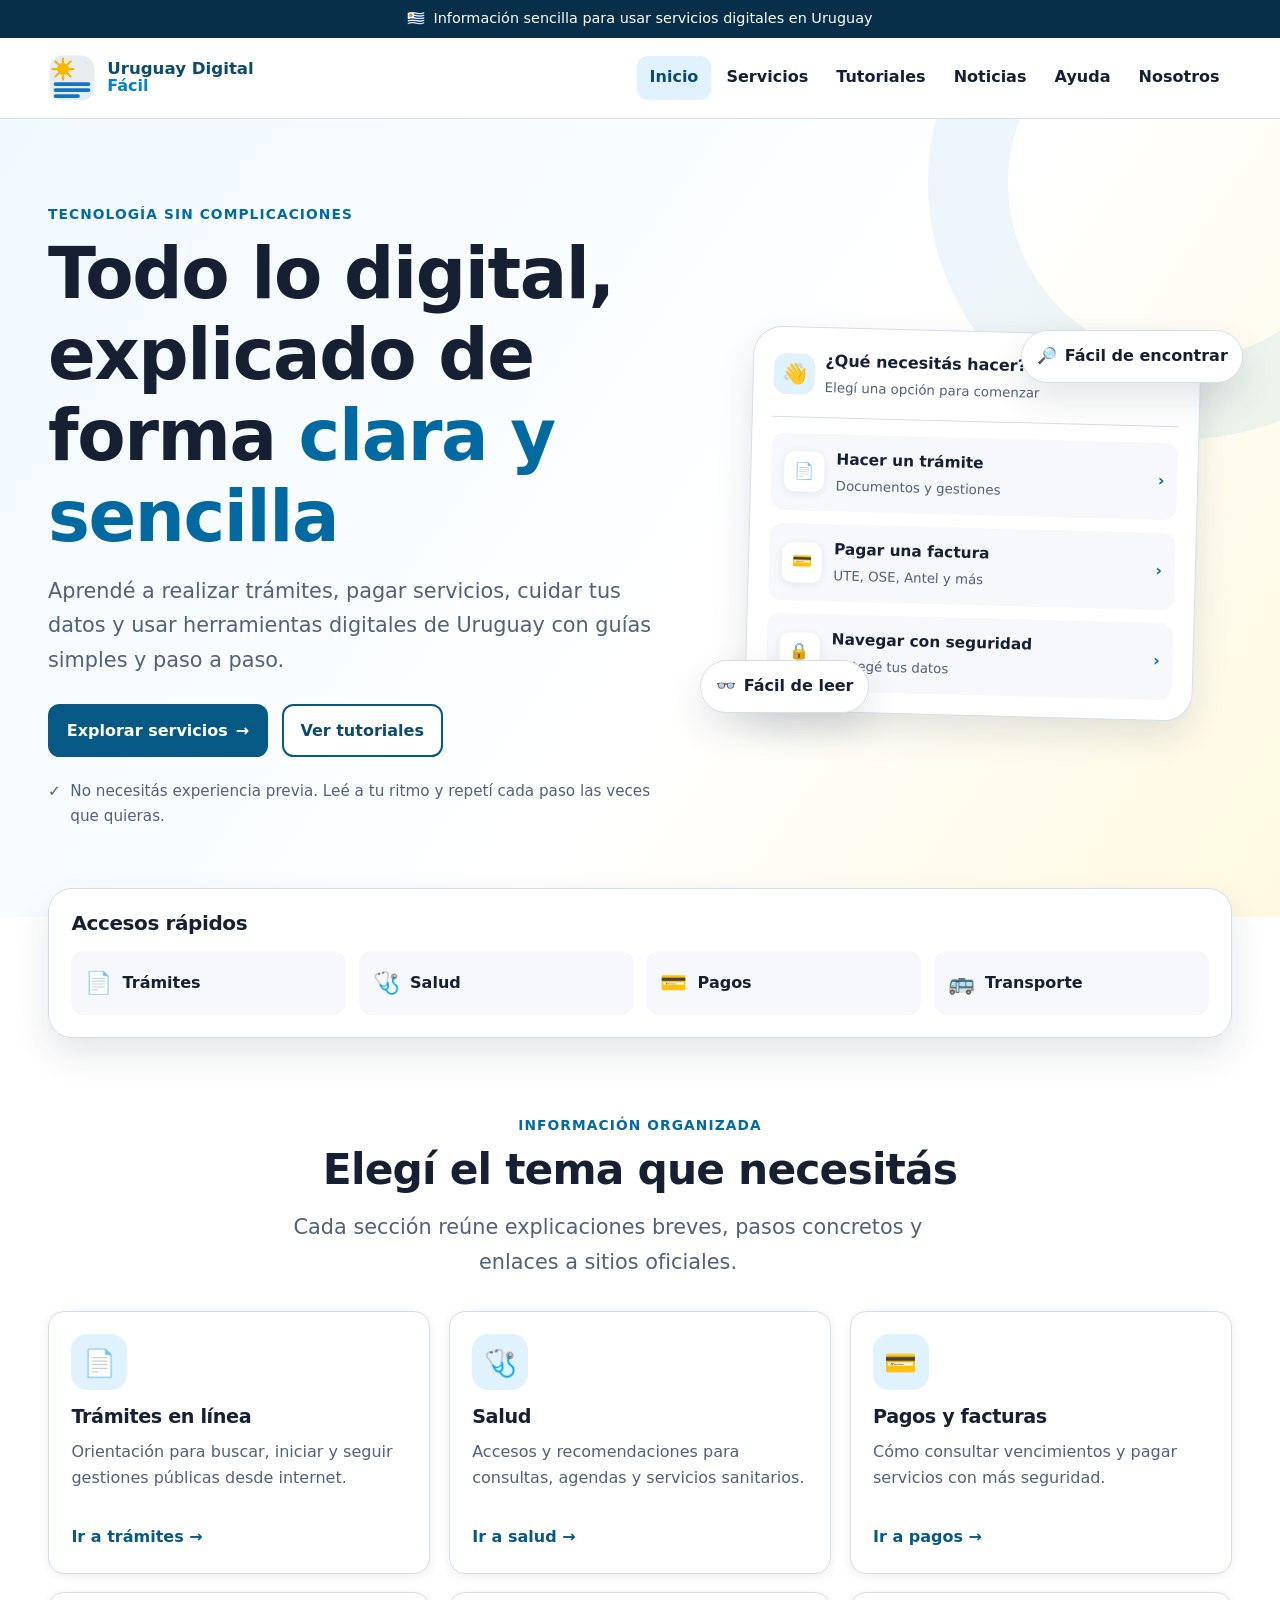
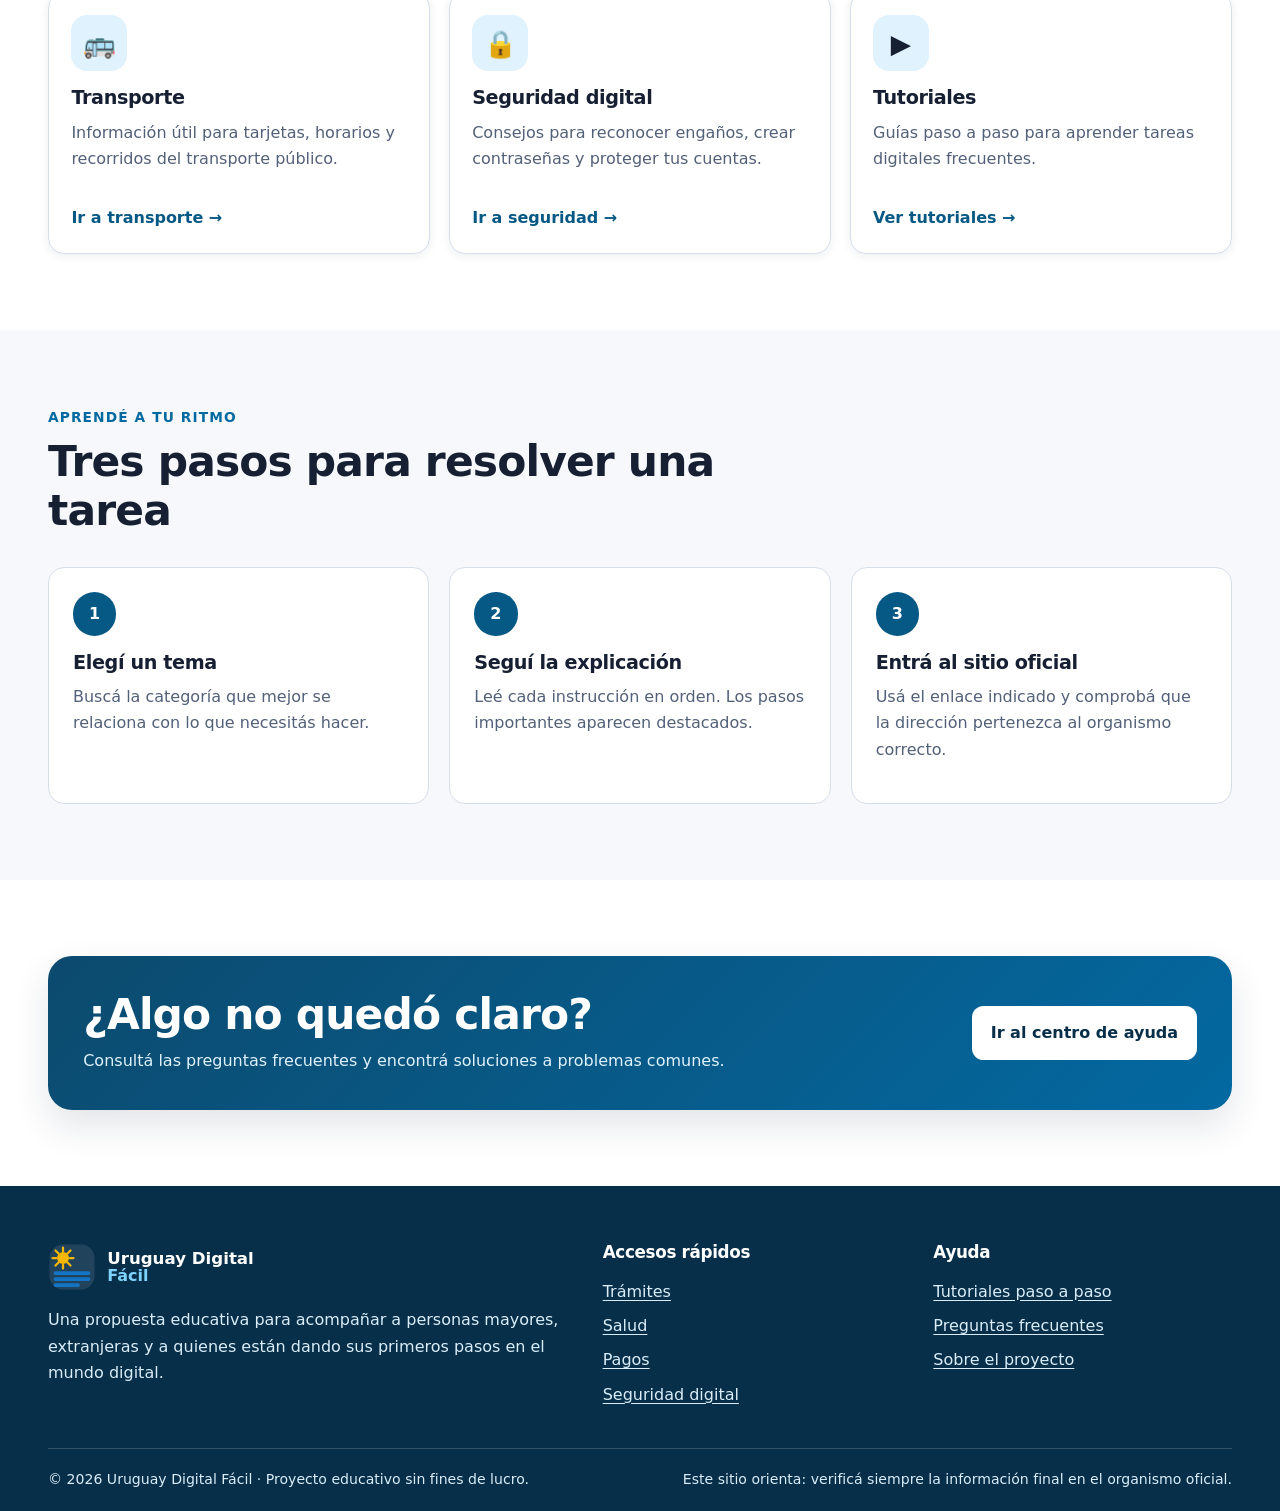
<file: uruguay-digital-facil/index.html>
<!doctype html>
<html lang="es-UY">
<head>
  <meta charset="utf-8">
  <meta name="viewport" content="width=device-width, initial-scale=1">
  <meta name="theme-color" content="#075985">
  <meta name="color-scheme" content="light">
  <title>Inicio | Uruguay Digital Fácil</title>
  <meta name="description" content="Guías claras y accesibles para usar servicios digitales en Uruguay.">
  <link rel="stylesheet" href="css/styles.css">
</head>
<body class="home">
  <a class="skip-link" href="#contenido-principal">Saltar al contenido principal</a>
  <div class="topbar" aria-label="Mensaje del sitio">
    <div class="container topbar__inner">
      <span aria-hidden="true">🇺🇾</span>
      <p>Información sencilla para usar servicios digitales en Uruguay</p>
    </div>
  </div>
  <header class="site-header">
    <div class="container site-header__inner">
      <a class="brand" href="index.html" aria-label="Uruguay Digital Fácil, ir al inicio">
        <svg class="brand__mark" viewBox="0 0 64 64" aria-hidden="true" focusable="false">
  <rect x="2" y="2" width="60" height="60" rx="18" fill="currentColor" opacity=".10"/>
  <circle cx="20" cy="20" r="8" fill="#f5b700"/>
  <path d="M20 6v5M20 29v5M6 20h5M29 20h5M10 10l4 4M26 26l4 4M30 10l-4 4M14 26l-4 4" stroke="#f5b700" stroke-width="3" stroke-linecap="round"/>
  <path d="M10 40h44M10 48h44M10 56h30" stroke="#1474c4" stroke-width="5" stroke-linecap="round"/>
</svg>
        <span class="brand__text"><strong>Uruguay Digital</strong><span>Fácil</span></span>
      </a>
      <nav class="main-nav" aria-label="Navegación principal">
        <ul class="main-nav__list"><li><a href="index.html" aria-current="page">Inicio</a></li><li><a href="pages/servicios.html">Servicios</a></li><li><a href="pages/tutoriales.html">Tutoriales</a></li><li><a href="pages/noticias.html">Noticias</a></li><li><a href="pages/ayuda.html">Ayuda</a></li><li><a href="pages/nosotros.html">Nosotros</a></li></ul>
      </nav>
      <details class="mobile-menu">
        <summary aria-label="Abrir menú de navegación"><span aria-hidden="true">☰</span> Menú</summary>
        <nav aria-label="Navegación móvil"><ul class="mobile-nav__list"><li><a href="index.html" aria-current="page">Inicio</a></li><li><a href="pages/servicios.html">Servicios</a></li><li><a href="pages/tutoriales.html">Tutoriales</a></li><li><a href="pages/noticias.html">Noticias</a></li><li><a href="pages/ayuda.html">Ayuda</a></li><li><a href="pages/nosotros.html">Nosotros</a></li></ul></nav>
      </details>
    </div>
  </header>

  <main id="contenido-principal">
    <section class="hero">
      <div class="container hero__grid">
        <div>
          <p class="eyebrow">Tecnología sin complicaciones</p>
          <h1>Todo lo digital, explicado de forma <span>clara y sencilla</span></h1>
          <p class="lead">Aprendé a realizar trámites, pagar servicios, cuidar tus datos y usar herramientas digitales de Uruguay con guías simples y paso a paso.</p>
          <div class="hero__actions">
            <a class="btn btn--primary" href="pages/servicios.html">Explorar servicios <span aria-hidden="true">→</span></a>
            <a class="btn btn--secondary" href="pages/tutoriales.html">Ver tutoriales</a>
          </div>
          <p class="hero__note"><span aria-hidden="true">✓</span> No necesitás experiencia previa. Leé a tu ritmo y repetí cada paso las veces que quieras.</p>
        </div>
        <div class="hero-visual" aria-label="Ejemplo visual de las categorías del sitio">
          <div class="device-card">
            <div class="device-card__top"><span aria-hidden="true">👋</span><div><strong>¿Qué necesitás hacer?</strong><small>Elegí una opción para comenzar</small></div></div>
            <div class="device-list">
              <div class="device-row"><span class="device-row__icon" aria-hidden="true">📄</span><div><strong>Hacer un trámite</strong><small>Documentos y gestiones</small></div><span class="device-row__arrow" aria-hidden="true">›</span></div>
              <div class="device-row"><span class="device-row__icon" aria-hidden="true">💳</span><div><strong>Pagar una factura</strong><small>UTE, OSE, Antel y más</small></div><span class="device-row__arrow" aria-hidden="true">›</span></div>
              <div class="device-row"><span class="device-row__icon" aria-hidden="true">🔒</span><div><strong>Navegar con seguridad</strong><small>Protegé tus datos</small></div><span class="device-row__arrow" aria-hidden="true">›</span></div>
            </div>
          </div>
          <div class="float-badge float-badge--one"><span aria-hidden="true">🔎</span> Fácil de encontrar</div>
          <div class="float-badge float-badge--two"><span aria-hidden="true">👓</span> Fácil de leer</div>
        </div>
      </div>
    </section>

    <section class="quick-panel" aria-labelledby="accesos-rapidos">
      <div class="container quick-panel__inner">
        <h2 id="accesos-rapidos">Accesos rápidos</h2>
        <div class="quick-links">
          <a class="quick-link" href="pages/tramites.html"><span aria-hidden="true">📄</span> Trámites</a>
          <a class="quick-link" href="pages/salud.html"><span aria-hidden="true">🩺</span> Salud</a>
          <a class="quick-link" href="pages/pagos.html"><span aria-hidden="true">💳</span> Pagos</a>
          <a class="quick-link" href="pages/transporte.html"><span aria-hidden="true">🚌</span> Transporte</a>
        </div>
      </div>
    </section>

    <section class="section" aria-labelledby="categorias">
      <div class="container">
        <div class="section-header section-header--center">
          <p class="eyebrow">Información organizada</p>
          <h2 id="categorias">Elegí el tema que necesitás</h2>
          <p class="lead">Cada sección reúne explicaciones breves, pasos concretos y enlaces a sitios oficiales.</p>
        </div>
        <div class="cards">
          <a class="card card--link" href="pages/tramites.html"><span class="card__icon" aria-hidden="true">📄</span><h3>Trámites en línea</h3><p>Orientación para buscar, iniciar y seguir gestiones públicas desde internet.</p><span class="card__arrow">Ir a trámites →</span></a>
          <a class="card card--link" href="pages/salud.html"><span class="card__icon" aria-hidden="true">🩺</span><h3>Salud</h3><p>Accesos y recomendaciones para consultas, agendas y servicios sanitarios.</p><span class="card__arrow">Ir a salud →</span></a>
          <a class="card card--link" href="pages/pagos.html"><span class="card__icon" aria-hidden="true">💳</span><h3>Pagos y facturas</h3><p>Cómo consultar vencimientos y pagar servicios con más seguridad.</p><span class="card__arrow">Ir a pagos →</span></a>
          <a class="card card--link" href="pages/transporte.html"><span class="card__icon" aria-hidden="true">🚌</span><h3>Transporte</h3><p>Información útil para tarjetas, horarios y recorridos del transporte público.</p><span class="card__arrow">Ir a transporte →</span></a>
          <a class="card card--link" href="pages/seguridad.html"><span class="card__icon" aria-hidden="true">🔒</span><h3>Seguridad digital</h3><p>Consejos para reconocer engaños, crear contraseñas y proteger tus cuentas.</p><span class="card__arrow">Ir a seguridad →</span></a>
          <a class="card card--link" href="pages/tutoriales.html"><span class="card__icon" aria-hidden="true">▶️</span><h3>Tutoriales</h3><p>Guías paso a paso para aprender tareas digitales frecuentes.</p><span class="card__arrow">Ver tutoriales →</span></a>
        </div>
      </div>
    </section>

    <section class="section section--soft" aria-labelledby="como-funciona">
      <div class="container">
        <div class="section-header">
          <p class="eyebrow">Aprendé a tu ritmo</p>
          <h2 id="como-funciona">Tres pasos para resolver una tarea</h2>
        </div>
        <div class="steps">
          <article class="step"><h3>Elegí un tema</h3><p>Buscá la categoría que mejor se relaciona con lo que necesitás hacer.</p></article>
          <article class="step"><h3>Seguí la explicación</h3><p>Leé cada instrucción en orden. Los pasos importantes aparecen destacados.</p></article>
          <article class="step"><h3>Entrá al sitio oficial</h3><p>Usá el enlace indicado y comprobá que la dirección pertenezca al organismo correcto.</p></article>
        </div>
      </div>
    </section>

    <section class="section">
      <div class="container callout">
        <div><h2>¿Algo no quedó claro?</h2><p>Consultá las preguntas frecuentes y encontrá soluciones a problemas comunes.</p></div>
        <a class="btn btn--light" href="pages/ayuda.html">Ir al centro de ayuda</a>
      </div>
    </section>
  </main>

  <footer class="site-footer">
    <div class="container footer-grid">
      <div>
        <a class="brand brand--footer" href="index.html">
          <svg class="brand__mark" viewBox="0 0 64 64" aria-hidden="true" focusable="false">
  <rect x="2" y="2" width="60" height="60" rx="18" fill="currentColor" opacity=".10"/>
  <circle cx="20" cy="20" r="8" fill="#f5b700"/>
  <path d="M20 6v5M20 29v5M6 20h5M29 20h5M10 10l4 4M26 26l4 4M30 10l-4 4M14 26l-4 4" stroke="#f5b700" stroke-width="3" stroke-linecap="round"/>
  <path d="M10 40h44M10 48h44M10 56h30" stroke="#1474c4" stroke-width="5" stroke-linecap="round"/>
</svg>
          <span class="brand__text"><strong>Uruguay Digital</strong><span>Fácil</span></span>
        </a>
        <p>Una propuesta educativa para acompañar a personas mayores, extranjeras y a quienes están dando sus primeros pasos en el mundo digital.</p>
      </div>
      <div>
        <h2>Accesos rápidos</h2>
        <ul class="footer-links">
          <li><a href="pages/tramites.html">Trámites</a></li>
          <li><a href="pages/salud.html">Salud</a></li>
          <li><a href="pages/pagos.html">Pagos</a></li>
          <li><a href="pages/seguridad.html">Seguridad digital</a></li>
        </ul>
      </div>
      <div>
        <h2>Ayuda</h2>
        <ul class="footer-links">
          <li><a href="pages/tutoriales.html">Tutoriales paso a paso</a></li>
          <li><a href="pages/ayuda.html#preguntas">Preguntas frecuentes</a></li>
          <li><a href="pages/nosotros.html">Sobre el proyecto</a></li>
        </ul>
      </div>
    </div>
    <div class="container footer-bottom">
      <p>© 2026 Uruguay Digital Fácil · Proyecto educativo sin fines de lucro.</p>
      <p>Este sitio orienta: verificá siempre la información final en el organismo oficial.</p>
    </div>
  </footer>
</body>
</html>
</file>
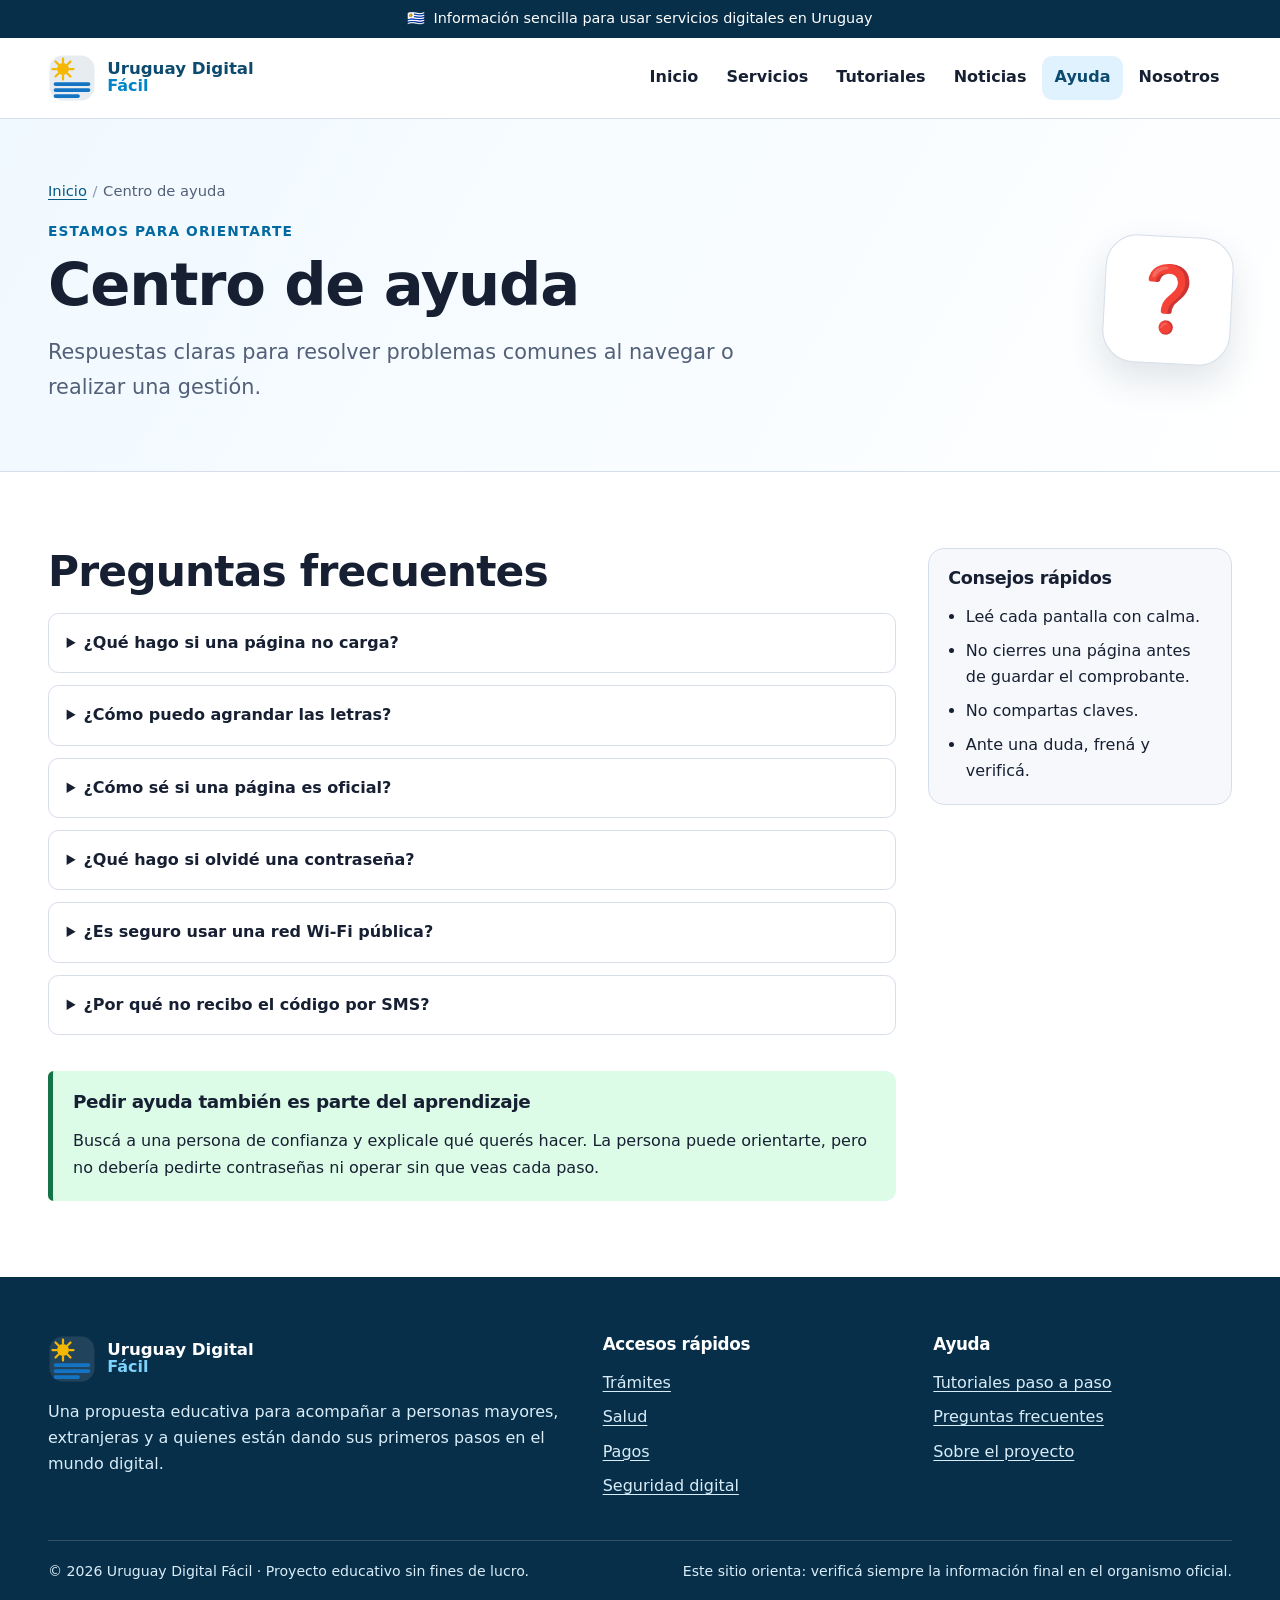
<file: uruguay-digital-facil/pages/ayuda.html>
<!doctype html>
<html lang="es-UY">
<head>
  <meta charset="utf-8">
  <meta name="viewport" content="width=device-width, initial-scale=1">
  <meta name="theme-color" content="#075985">
  <meta name="color-scheme" content="light">
  <title>Centro de ayuda | Uruguay Digital Fácil</title>
  <meta name="description" content="Preguntas frecuentes sobre el uso de servicios digitales.">
  <link rel="stylesheet" href="../css/styles.css">
</head>
<body>
  <a class="skip-link" href="#contenido-principal">Saltar al contenido principal</a>
  <div class="topbar" aria-label="Mensaje del sitio">
    <div class="container topbar__inner">
      <span aria-hidden="true">🇺🇾</span>
      <p>Información sencilla para usar servicios digitales en Uruguay</p>
    </div>
  </div>
  <header class="site-header">
    <div class="container site-header__inner">
      <a class="brand" href="../index.html" aria-label="Uruguay Digital Fácil, ir al inicio">
        <svg class="brand__mark" viewBox="0 0 64 64" aria-hidden="true" focusable="false">
  <rect x="2" y="2" width="60" height="60" rx="18" fill="currentColor" opacity=".10"/>
  <circle cx="20" cy="20" r="8" fill="#f5b700"/>
  <path d="M20 6v5M20 29v5M6 20h5M29 20h5M10 10l4 4M26 26l4 4M30 10l-4 4M14 26l-4 4" stroke="#f5b700" stroke-width="3" stroke-linecap="round"/>
  <path d="M10 40h44M10 48h44M10 56h30" stroke="#1474c4" stroke-width="5" stroke-linecap="round"/>
</svg>
        <span class="brand__text"><strong>Uruguay Digital</strong><span>Fácil</span></span>
      </a>
      <nav class="main-nav" aria-label="Navegación principal">
        <ul class="main-nav__list"><li><a href="../index.html">Inicio</a></li><li><a href="servicios.html">Servicios</a></li><li><a href="tutoriales.html">Tutoriales</a></li><li><a href="noticias.html">Noticias</a></li><li><a href="ayuda.html" aria-current="page">Ayuda</a></li><li><a href="nosotros.html">Nosotros</a></li></ul>
      </nav>
      <details class="mobile-menu">
        <summary aria-label="Abrir menú de navegación"><span aria-hidden="true">☰</span> Menú</summary>
        <nav aria-label="Navegación móvil"><ul class="mobile-nav__list"><li><a href="../index.html">Inicio</a></li><li><a href="servicios.html">Servicios</a></li><li><a href="tutoriales.html">Tutoriales</a></li><li><a href="noticias.html">Noticias</a></li><li><a href="ayuda.html" aria-current="page">Ayuda</a></li><li><a href="nosotros.html">Nosotros</a></li></ul></nav>
      </details>
    </div>
  </header>
<main id="contenido-principal">
    <section class="page-hero">
      <div class="container page-hero__grid">
        <div>
          <nav class="breadcrumbs" aria-label="Migas de pan"><ol><li><a href="../index.html">Inicio</a></li><li aria-current="page">Centro de ayuda</li></ol></nav>
          <p class="eyebrow">Estamos para orientarte</p>
          <h1>Centro de ayuda</h1>
          <p class="lead">Respuestas claras para resolver problemas comunes al navegar o realizar una gestión.</p>
        </div>
        <div class="page-hero__icon" aria-hidden="true">❓</div>
      </div>
    </section>
<section class="section" id="preguntas"><div class="container content-grid"><div class="content-main">
<section><h2>Preguntas frecuentes</h2><div class="faq">
<details><summary>¿Qué hago si una página no carga?</summary><div><p>Comprobá la conexión a internet, cerrá y volvé a abrir el navegador. También podés intentar más tarde o desde otro dispositivo.</p></div></details>
<details><summary>¿Cómo puedo agrandar las letras?</summary><div><p>En una computadora, mantené presionada la tecla <strong>Ctrl</strong> y tocá <strong>+</strong>. En un celular, usá las opciones de tamaño de texto y accesibilidad del sistema.</p></div></details>
<details><summary>¿Cómo sé si una página es oficial?</summary><div><p>Revisá la dirección completa. Los organismos públicos uruguayos suelen publicar información dentro de dominios institucionales como <strong>gub.uy</strong>. No confíes solo en el logotipo.</p></div></details>
<details><summary>¿Qué hago si olvidé una contraseña?</summary><div><p>Usá la opción <strong>Olvidé mi contraseña</strong> del servicio. No aceptes ayuda de desconocidos ni compartas códigos de recuperación.</p></div></details>
<details><summary>¿Es seguro usar una red Wi-Fi pública?</summary><div><p>Para leer información puede servir, pero evitá pagos, trámites o accesos bancarios. Preferí tu conexión móvil o una red privada conocida.</p></div></details>
<details><summary>¿Por qué no recibo el código por SMS?</summary><div><p>Revisá que el número ingresado sea correcto, que tengas señal y que el teléfono pueda recibir mensajes. Esperá unos minutos antes de solicitar otro código.</p></div></details>
</div></section>
<section id="pedir-ayuda"><div class="info-box info-box--success"><h2>Pedir ayuda también es parte del aprendizaje</h2><p>Buscá a una persona de confianza y explicale qué querés hacer. La persona puede orientarte, pero no debería pedirte contraseñas ni operar sin que veas cada paso.</p></div></section>
</div><aside class="sidebar"><h2>Consejos rápidos</h2><ul><li>Leé cada pantalla con calma.</li><li>No cierres una página antes de guardar el comprobante.</li><li>No compartas claves.</li><li>Ante una duda, frená y verificá.</li></ul></aside></div></section></main>
  <footer class="site-footer">
    <div class="container footer-grid">
      <div>
        <a class="brand brand--footer" href="../index.html">
          <svg class="brand__mark" viewBox="0 0 64 64" aria-hidden="true" focusable="false">
  <rect x="2" y="2" width="60" height="60" rx="18" fill="currentColor" opacity=".10"/>
  <circle cx="20" cy="20" r="8" fill="#f5b700"/>
  <path d="M20 6v5M20 29v5M6 20h5M29 20h5M10 10l4 4M26 26l4 4M30 10l-4 4M14 26l-4 4" stroke="#f5b700" stroke-width="3" stroke-linecap="round"/>
  <path d="M10 40h44M10 48h44M10 56h30" stroke="#1474c4" stroke-width="5" stroke-linecap="round"/>
</svg>
          <span class="brand__text"><strong>Uruguay Digital</strong><span>Fácil</span></span>
        </a>
        <p>Una propuesta educativa para acompañar a personas mayores, extranjeras y a quienes están dando sus primeros pasos en el mundo digital.</p>
      </div>
      <div>
        <h2>Accesos rápidos</h2>
        <ul class="footer-links">
          <li><a href="tramites.html">Trámites</a></li>
          <li><a href="salud.html">Salud</a></li>
          <li><a href="pagos.html">Pagos</a></li>
          <li><a href="seguridad.html">Seguridad digital</a></li>
        </ul>
      </div>
      <div>
        <h2>Ayuda</h2>
        <ul class="footer-links">
          <li><a href="tutoriales.html">Tutoriales paso a paso</a></li>
          <li><a href="ayuda.html#preguntas">Preguntas frecuentes</a></li>
          <li><a href="nosotros.html">Sobre el proyecto</a></li>
        </ul>
      </div>
    </div>
    <div class="container footer-bottom">
      <p>© 2026 Uruguay Digital Fácil · Proyecto educativo sin fines de lucro.</p>
      <p>Este sitio orienta: verificá siempre la información final en el organismo oficial.</p>
    </div>
  </footer>
</body>
</html>
</file>
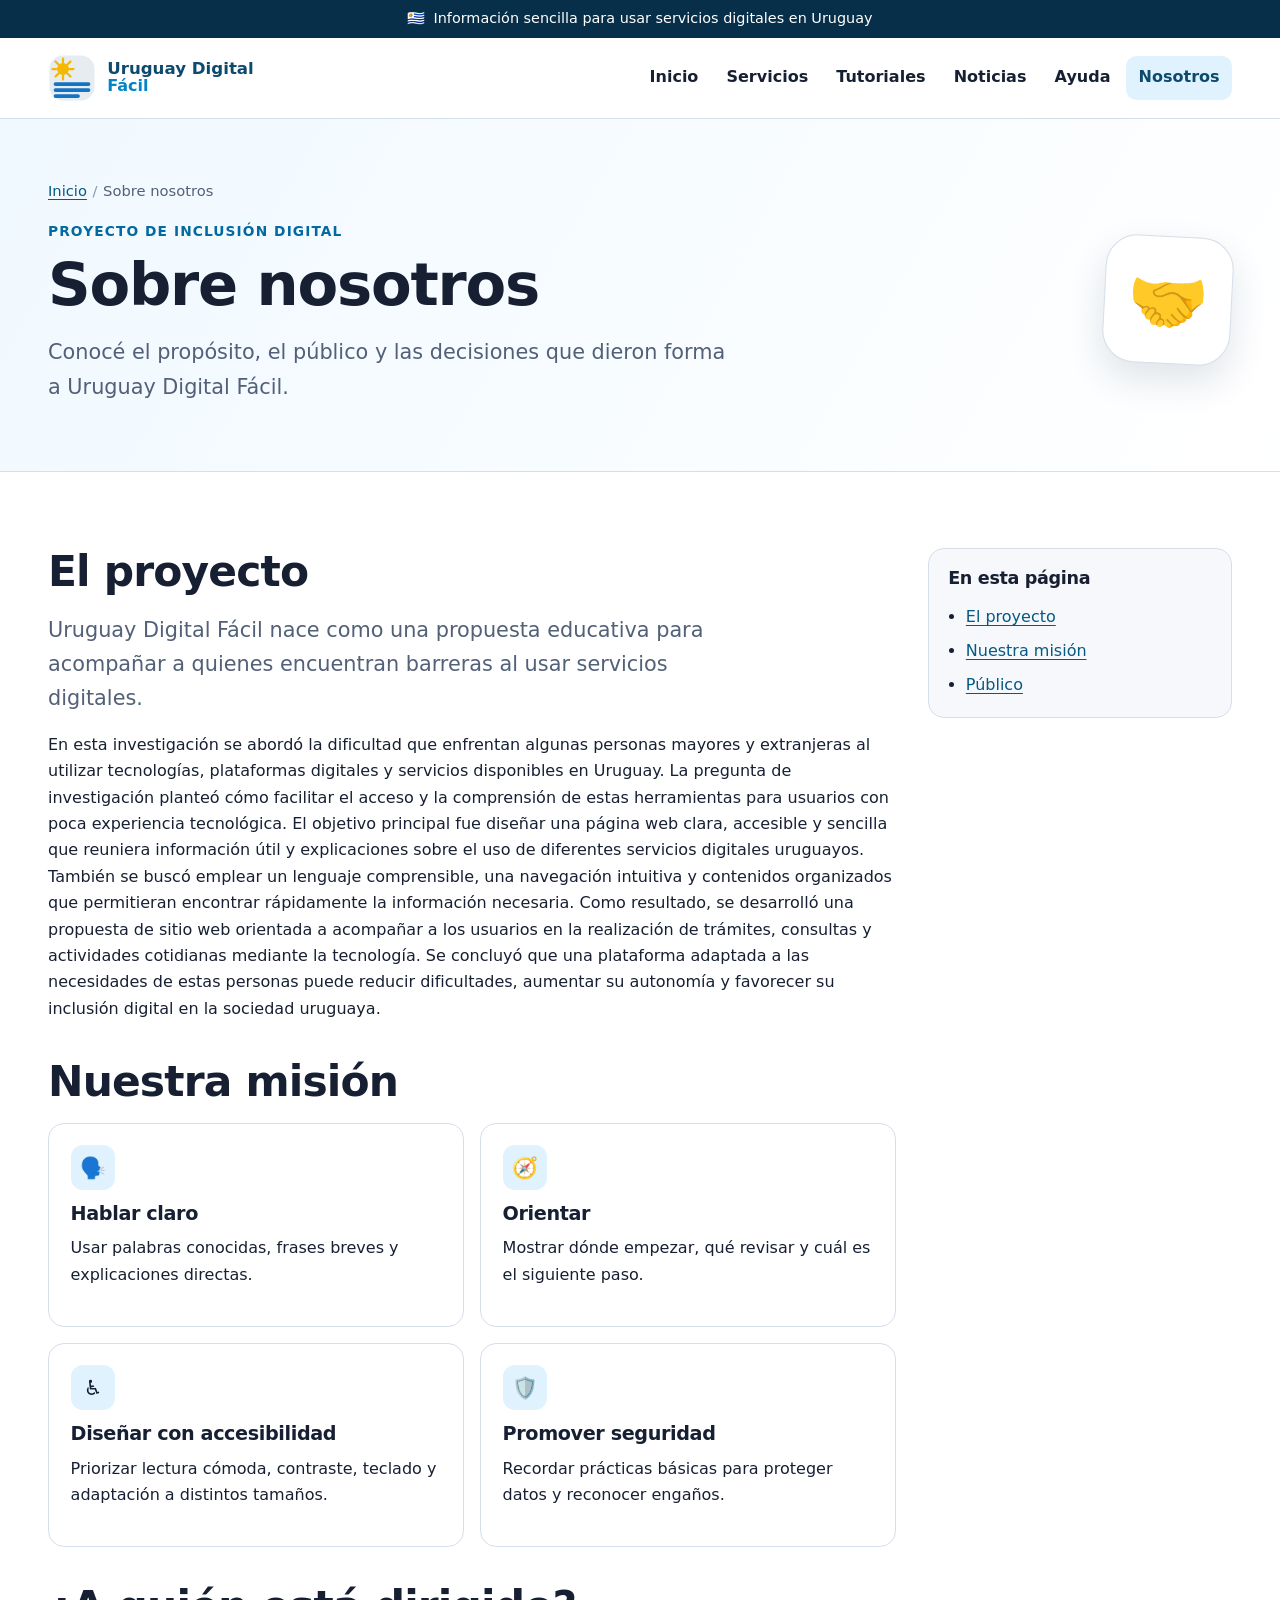
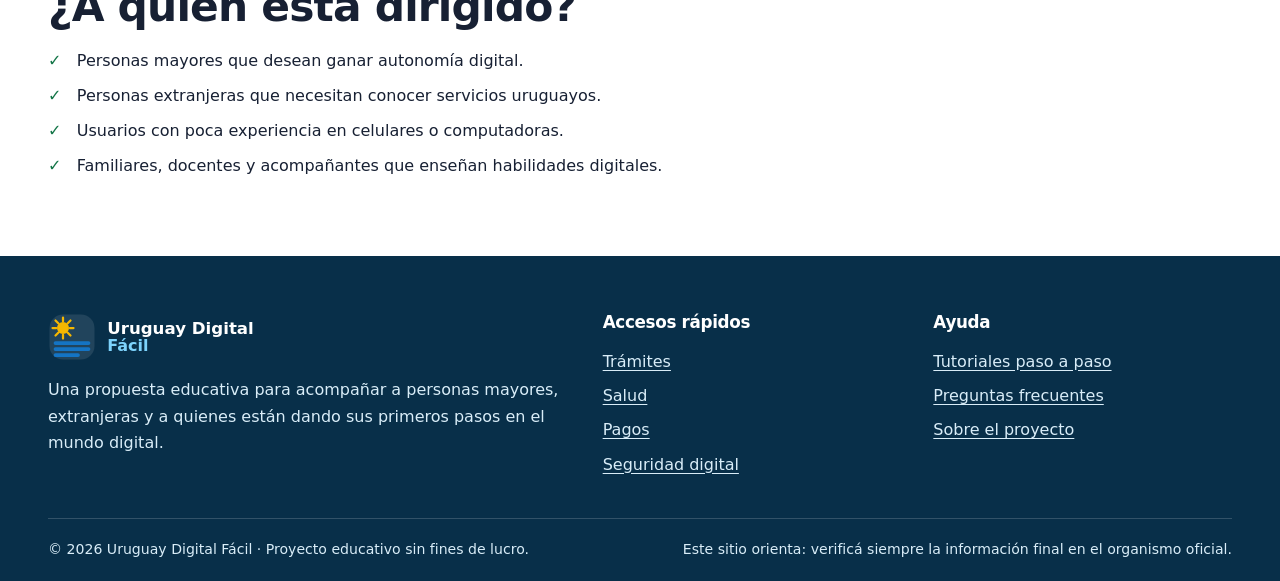
<file: uruguay-digital-facil/pages/nosotros.html>
<!doctype html>
<html lang="es-UY">
<head>
  <meta charset="utf-8">
  <meta name="viewport" content="width=device-width, initial-scale=1">
  <meta name="theme-color" content="#075985">
  <meta name="color-scheme" content="light">
  <title>Sobre nosotros | Uruguay Digital Fácil</title>
  <meta name="description" content="Propósito y fundamentos del proyecto Uruguay Digital Fácil.">
  <link rel="stylesheet" href="../css/styles.css">
</head>
<body>
  <a class="skip-link" href="#contenido-principal">Saltar al contenido principal</a>
  <div class="topbar" aria-label="Mensaje del sitio">
    <div class="container topbar__inner">
      <span aria-hidden="true">🇺🇾</span>
      <p>Información sencilla para usar servicios digitales en Uruguay</p>
    </div>
  </div>
  <header class="site-header">
    <div class="container site-header__inner">
      <a class="brand" href="../index.html" aria-label="Uruguay Digital Fácil, ir al inicio">
        <svg class="brand__mark" viewBox="0 0 64 64" aria-hidden="true" focusable="false">
  <rect x="2" y="2" width="60" height="60" rx="18" fill="currentColor" opacity=".10"/>
  <circle cx="20" cy="20" r="8" fill="#f5b700"/>
  <path d="M20 6v5M20 29v5M6 20h5M29 20h5M10 10l4 4M26 26l4 4M30 10l-4 4M14 26l-4 4" stroke="#f5b700" stroke-width="3" stroke-linecap="round"/>
  <path d="M10 40h44M10 48h44M10 56h30" stroke="#1474c4" stroke-width="5" stroke-linecap="round"/>
</svg>
        <span class="brand__text"><strong>Uruguay Digital</strong><span>Fácil</span></span>
      </a>
      <nav class="main-nav" aria-label="Navegación principal">
        <ul class="main-nav__list"><li><a href="../index.html">Inicio</a></li><li><a href="servicios.html">Servicios</a></li><li><a href="tutoriales.html">Tutoriales</a></li><li><a href="noticias.html">Noticias</a></li><li><a href="ayuda.html">Ayuda</a></li><li><a href="nosotros.html" aria-current="page">Nosotros</a></li></ul>
      </nav>
      <details class="mobile-menu">
        <summary aria-label="Abrir menú de navegación"><span aria-hidden="true">☰</span> Menú</summary>
        <nav aria-label="Navegación móvil"><ul class="mobile-nav__list"><li><a href="../index.html">Inicio</a></li><li><a href="servicios.html">Servicios</a></li><li><a href="tutoriales.html">Tutoriales</a></li><li><a href="noticias.html">Noticias</a></li><li><a href="ayuda.html">Ayuda</a></li><li><a href="nosotros.html" aria-current="page">Nosotros</a></li></ul></nav>
      </details>
    </div>
  </header>
<main id="contenido-principal">
    <section class="page-hero">
      <div class="container page-hero__grid">
        <div>
          <nav class="breadcrumbs" aria-label="Migas de pan"><ol><li><a href="../index.html">Inicio</a></li><li aria-current="page">Sobre nosotros</li></ol></nav>
          <p class="eyebrow">Proyecto de inclusión digital</p>
          <h1>Sobre nosotros</h1>
          <p class="lead">Conocé el propósito, el público y las decisiones que dieron forma a Uruguay Digital Fácil.</p>
        </div>
        <div class="page-hero__icon" aria-hidden="true">🤝</div>
      </div>
    </section>
<section class="section"><div class="container content-grid"><div class="content-main">
<section id="proyecto"><h2>El proyecto</h2><p class="lead">Uruguay Digital Fácil nace como una propuesta educativa para acompañar a quienes encuentran barreras al usar servicios digitales.</p><p>En esta investigación se abordó la dificultad que enfrentan algunas personas mayores y extranjeras al utilizar tecnologías, plataformas digitales y servicios disponibles en Uruguay. La pregunta de investigación planteó cómo facilitar el acceso y la comprensión de estas herramientas para usuarios con poca experiencia tecnológica. El objetivo principal fue diseñar una página web clara, accesible y sencilla que reuniera información útil y explicaciones sobre el uso de diferentes servicios digitales uruguayos. También se buscó emplear un lenguaje comprensible, una navegación intuitiva y contenidos organizados que permitieran encontrar rápidamente la información necesaria. Como resultado, se desarrolló una propuesta de sitio web orientada a acompañar a los usuarios en la realización de trámites, consultas y actividades cotidianas mediante la tecnología. Se concluyó que una plataforma adaptada a las necesidades de estas personas puede reducir dificultades, aumentar su autonomía y favorecer su inclusión digital en la sociedad uruguaya.</p></section>
<section id="mision"><h2>Nuestra misión</h2><div class="principles"><article class="principle"><span aria-hidden="true">🗣️</span><h3>Hablar claro</h3><p>Usar palabras conocidas, frases breves y explicaciones directas.</p></article><article class="principle"><span aria-hidden="true">🧭</span><h3>Orientar</h3><p>Mostrar dónde empezar, qué revisar y cuál es el siguiente paso.</p></article><article class="principle"><span aria-hidden="true">♿</span><h3>Diseñar con accesibilidad</h3><p>Priorizar lectura cómoda, contraste, teclado y adaptación a distintos tamaños.</p></article><article class="principle"><span aria-hidden="true">🛡️</span><h3>Promover seguridad</h3><p>Recordar prácticas básicas para proteger datos y reconocer engaños.</p></article></div></section>
<section id="publico"><h2>¿A quién está dirigido?</h2><ul class="check-list"><li>Personas mayores que desean ganar autonomía digital.</li><li>Personas extranjeras que necesitan conocer servicios uruguayos.</li><li>Usuarios con poca experiencia en celulares o computadoras.</li><li>Familiares, docentes y acompañantes que enseñan habilidades digitales.</li></ul></section>
</div><aside class="sidebar"><h2>En esta página</h2><ul><li><a href="#proyecto">El proyecto</a></li><li><a href="#mision">Nuestra misión</a></li><li><a href="#publico">Público</a></li></ul></aside></div></section></main>
  <footer class="site-footer">
    <div class="container footer-grid">
      <div>
        <a class="brand brand--footer" href="../index.html">
          <svg class="brand__mark" viewBox="0 0 64 64" aria-hidden="true" focusable="false">
  <rect x="2" y="2" width="60" height="60" rx="18" fill="currentColor" opacity=".10"/>
  <circle cx="20" cy="20" r="8" fill="#f5b700"/>
  <path d="M20 6v5M20 29v5M6 20h5M29 20h5M10 10l4 4M26 26l4 4M30 10l-4 4M14 26l-4 4" stroke="#f5b700" stroke-width="3" stroke-linecap="round"/>
  <path d="M10 40h44M10 48h44M10 56h30" stroke="#1474c4" stroke-width="5" stroke-linecap="round"/>
</svg>
          <span class="brand__text"><strong>Uruguay Digital</strong><span>Fácil</span></span>
        </a>
        <p>Una propuesta educativa para acompañar a personas mayores, extranjeras y a quienes están dando sus primeros pasos en el mundo digital.</p>
      </div>
      <div>
        <h2>Accesos rápidos</h2>
        <ul class="footer-links">
          <li><a href="tramites.html">Trámites</a></li>
          <li><a href="salud.html">Salud</a></li>
          <li><a href="pagos.html">Pagos</a></li>
          <li><a href="seguridad.html">Seguridad digital</a></li>
        </ul>
      </div>
      <div>
        <h2>Ayuda</h2>
        <ul class="footer-links">
          <li><a href="tutoriales.html">Tutoriales paso a paso</a></li>
          <li><a href="ayuda.html#preguntas">Preguntas frecuentes</a></li>
          <li><a href="nosotros.html">Sobre el proyecto</a></li>
        </ul>
      </div>
    </div>
    <div class="container footer-bottom">
      <p>© 2026 Uruguay Digital Fácil · Proyecto educativo sin fines de lucro.</p>
      <p>Este sitio orienta: verificá siempre la información final en el organismo oficial.</p>
    </div>
  </footer>
</body>
</html>
</file>
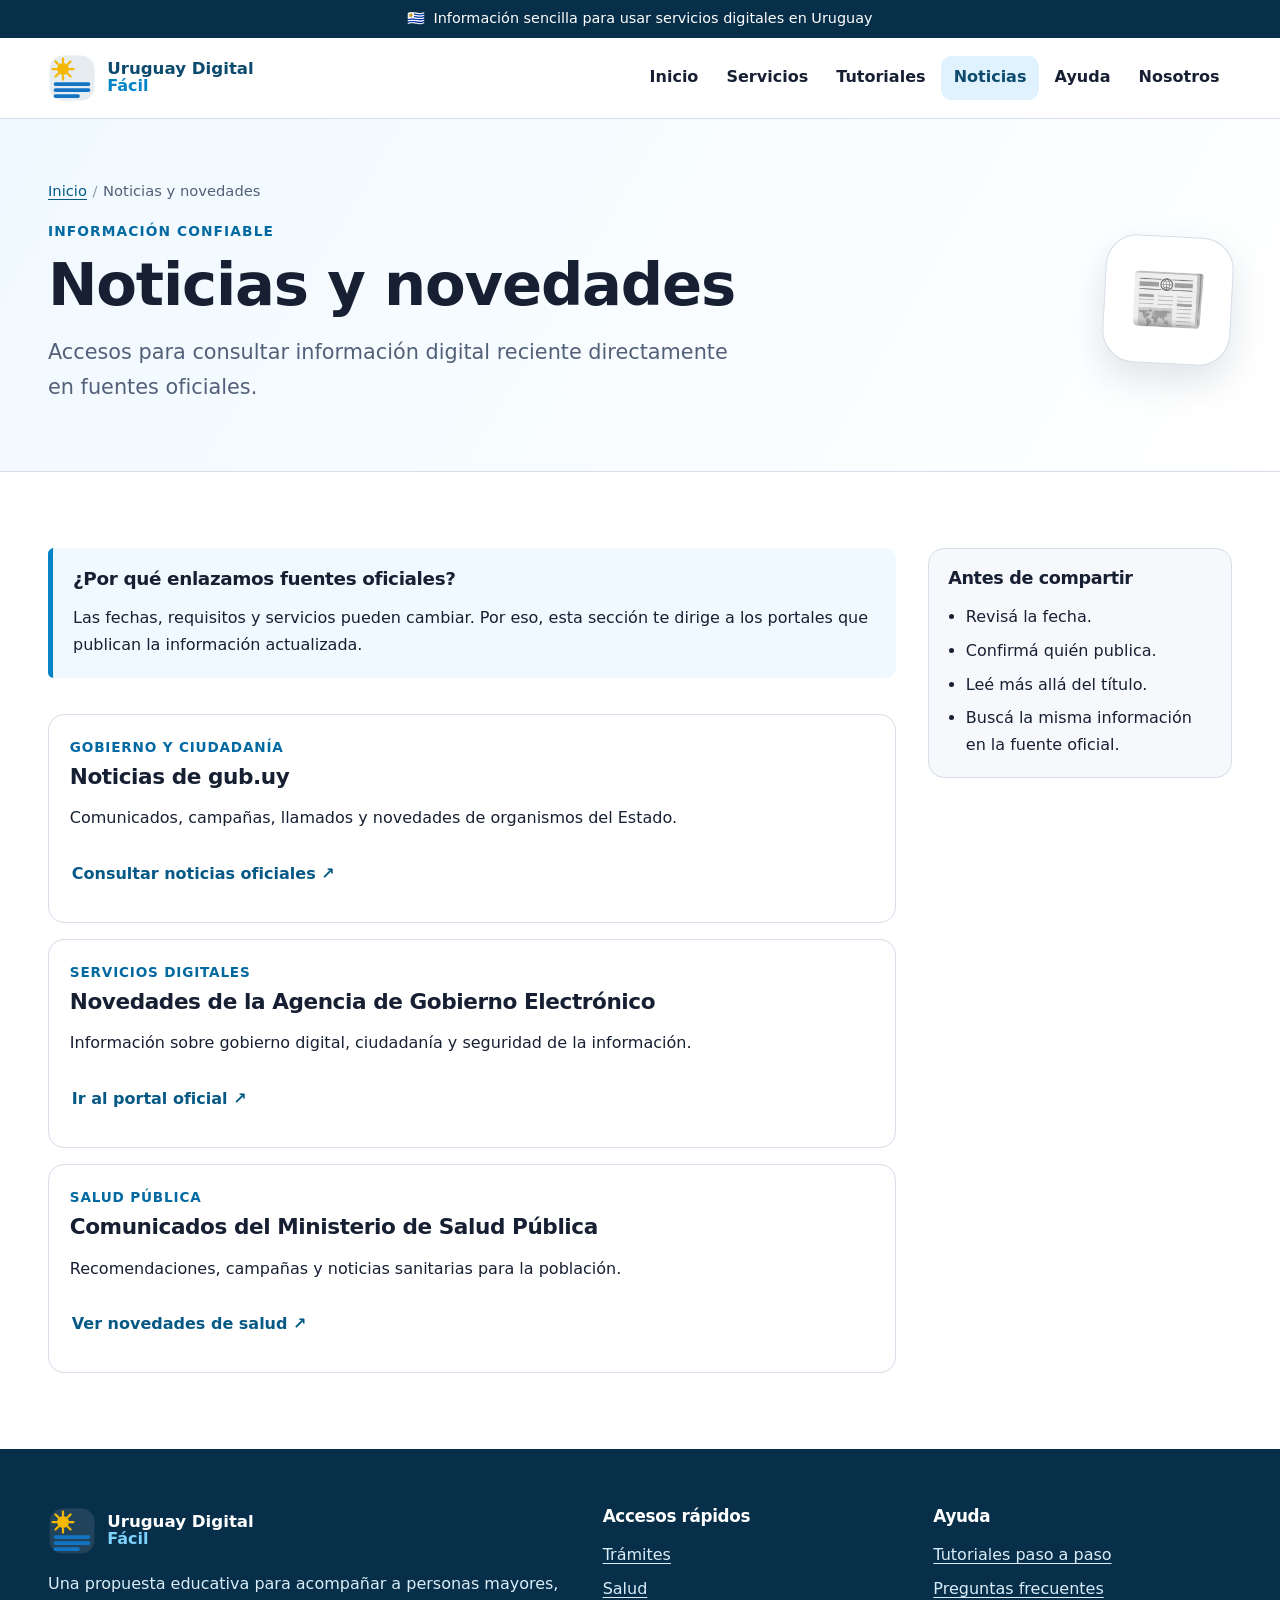
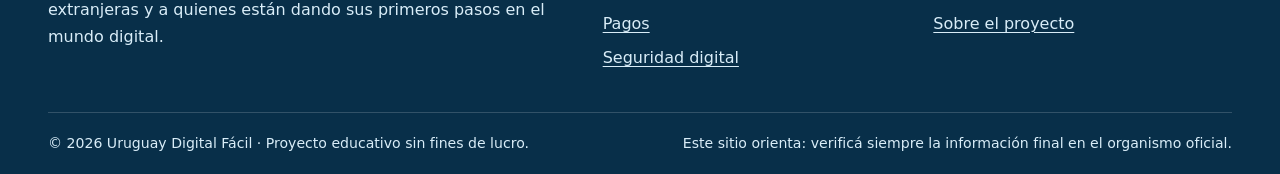
<file: uruguay-digital-facil/pages/noticias.html>
<!doctype html>
<html lang="es-UY">
<head>
  <meta charset="utf-8">
  <meta name="viewport" content="width=device-width, initial-scale=1">
  <meta name="theme-color" content="#075985">
  <meta name="color-scheme" content="light">
  <title>Noticias y novedades | Uruguay Digital Fácil</title>
  <meta name="description" content="Fuentes oficiales para consultar novedades digitales en Uruguay.">
  <link rel="stylesheet" href="../css/styles.css">
</head>
<body>
  <a class="skip-link" href="#contenido-principal">Saltar al contenido principal</a>
  <div class="topbar" aria-label="Mensaje del sitio">
    <div class="container topbar__inner">
      <span aria-hidden="true">🇺🇾</span>
      <p>Información sencilla para usar servicios digitales en Uruguay</p>
    </div>
  </div>
  <header class="site-header">
    <div class="container site-header__inner">
      <a class="brand" href="../index.html" aria-label="Uruguay Digital Fácil, ir al inicio">
        <svg class="brand__mark" viewBox="0 0 64 64" aria-hidden="true" focusable="false">
  <rect x="2" y="2" width="60" height="60" rx="18" fill="currentColor" opacity=".10"/>
  <circle cx="20" cy="20" r="8" fill="#f5b700"/>
  <path d="M20 6v5M20 29v5M6 20h5M29 20h5M10 10l4 4M26 26l4 4M30 10l-4 4M14 26l-4 4" stroke="#f5b700" stroke-width="3" stroke-linecap="round"/>
  <path d="M10 40h44M10 48h44M10 56h30" stroke="#1474c4" stroke-width="5" stroke-linecap="round"/>
</svg>
        <span class="brand__text"><strong>Uruguay Digital</strong><span>Fácil</span></span>
      </a>
      <nav class="main-nav" aria-label="Navegación principal">
        <ul class="main-nav__list"><li><a href="../index.html">Inicio</a></li><li><a href="servicios.html">Servicios</a></li><li><a href="tutoriales.html">Tutoriales</a></li><li><a href="noticias.html" aria-current="page">Noticias</a></li><li><a href="ayuda.html">Ayuda</a></li><li><a href="nosotros.html">Nosotros</a></li></ul>
      </nav>
      <details class="mobile-menu">
        <summary aria-label="Abrir menú de navegación"><span aria-hidden="true">☰</span> Menú</summary>
        <nav aria-label="Navegación móvil"><ul class="mobile-nav__list"><li><a href="../index.html">Inicio</a></li><li><a href="servicios.html">Servicios</a></li><li><a href="tutoriales.html">Tutoriales</a></li><li><a href="noticias.html" aria-current="page">Noticias</a></li><li><a href="ayuda.html">Ayuda</a></li><li><a href="nosotros.html">Nosotros</a></li></ul></nav>
      </details>
    </div>
  </header>
<main id="contenido-principal">
    <section class="page-hero">
      <div class="container page-hero__grid">
        <div>
          <nav class="breadcrumbs" aria-label="Migas de pan"><ol><li><a href="../index.html">Inicio</a></li><li aria-current="page">Noticias y novedades</li></ol></nav>
          <p class="eyebrow">Información confiable</p>
          <h1>Noticias y novedades</h1>
          <p class="lead">Accesos para consultar información digital reciente directamente en fuentes oficiales.</p>
        </div>
        <div class="page-hero__icon" aria-hidden="true">📰</div>
      </div>
    </section>
<section class="section"><div class="container content-grid"><div class="content-main">
<div class="info-box"><h2>¿Por qué enlazamos fuentes oficiales?</h2><p>Las fechas, requisitos y servicios pueden cambiar. Por eso, esta sección te dirige a los portales que publican la información actualizada.</p></div>
<section class="news-list" aria-label="Fuentes de novedades">
<article class="news-card"><p class="news-card__meta">Gobierno y ciudadanía</p><h2>Noticias de gub.uy</h2><p>Comunicados, campañas, llamados y novedades de organismos del Estado.</p><a class="btn btn--text" href="https://www.gub.uy/noticias" target="_blank" rel="noopener">Consultar noticias oficiales ↗</a></article>
<article class="news-card"><p class="news-card__meta">Servicios digitales</p><h2>Novedades de la Agencia de Gobierno Electrónico</h2><p>Información sobre gobierno digital, ciudadanía y seguridad de la información.</p><a class="btn btn--text" href="https://www.gub.uy/agencia-gobierno-electronico-sociedad-informacion-conocimiento/" target="_blank" rel="noopener">Ir al portal oficial ↗</a></article>
<article class="news-card"><p class="news-card__meta">Salud pública</p><h2>Comunicados del Ministerio de Salud Pública</h2><p>Recomendaciones, campañas y noticias sanitarias para la población.</p><a class="btn btn--text" href="https://www.gub.uy/ministerio-salud-publica/comunicacion/noticias" target="_blank" rel="noopener">Ver novedades de salud ↗</a></article>
</section>
</div><aside class="sidebar"><h2>Antes de compartir</h2><ul><li>Revisá la fecha.</li><li>Confirmá quién publica.</li><li>Leé más allá del título.</li><li>Buscá la misma información en la fuente oficial.</li></ul></aside></div></section></main>
  <footer class="site-footer">
    <div class="container footer-grid">
      <div>
        <a class="brand brand--footer" href="../index.html">
          <svg class="brand__mark" viewBox="0 0 64 64" aria-hidden="true" focusable="false">
  <rect x="2" y="2" width="60" height="60" rx="18" fill="currentColor" opacity=".10"/>
  <circle cx="20" cy="20" r="8" fill="#f5b700"/>
  <path d="M20 6v5M20 29v5M6 20h5M29 20h5M10 10l4 4M26 26l4 4M30 10l-4 4M14 26l-4 4" stroke="#f5b700" stroke-width="3" stroke-linecap="round"/>
  <path d="M10 40h44M10 48h44M10 56h30" stroke="#1474c4" stroke-width="5" stroke-linecap="round"/>
</svg>
          <span class="brand__text"><strong>Uruguay Digital</strong><span>Fácil</span></span>
        </a>
        <p>Una propuesta educativa para acompañar a personas mayores, extranjeras y a quienes están dando sus primeros pasos en el mundo digital.</p>
      </div>
      <div>
        <h2>Accesos rápidos</h2>
        <ul class="footer-links">
          <li><a href="tramites.html">Trámites</a></li>
          <li><a href="salud.html">Salud</a></li>
          <li><a href="pagos.html">Pagos</a></li>
          <li><a href="seguridad.html">Seguridad digital</a></li>
        </ul>
      </div>
      <div>
        <h2>Ayuda</h2>
        <ul class="footer-links">
          <li><a href="tutoriales.html">Tutoriales paso a paso</a></li>
          <li><a href="ayuda.html#preguntas">Preguntas frecuentes</a></li>
          <li><a href="nosotros.html">Sobre el proyecto</a></li>
        </ul>
      </div>
    </div>
    <div class="container footer-bottom">
      <p>© 2026 Uruguay Digital Fácil · Proyecto educativo sin fines de lucro.</p>
      <p>Este sitio orienta: verificá siempre la información final en el organismo oficial.</p>
    </div>
  </footer>
</body>
</html>
</file>
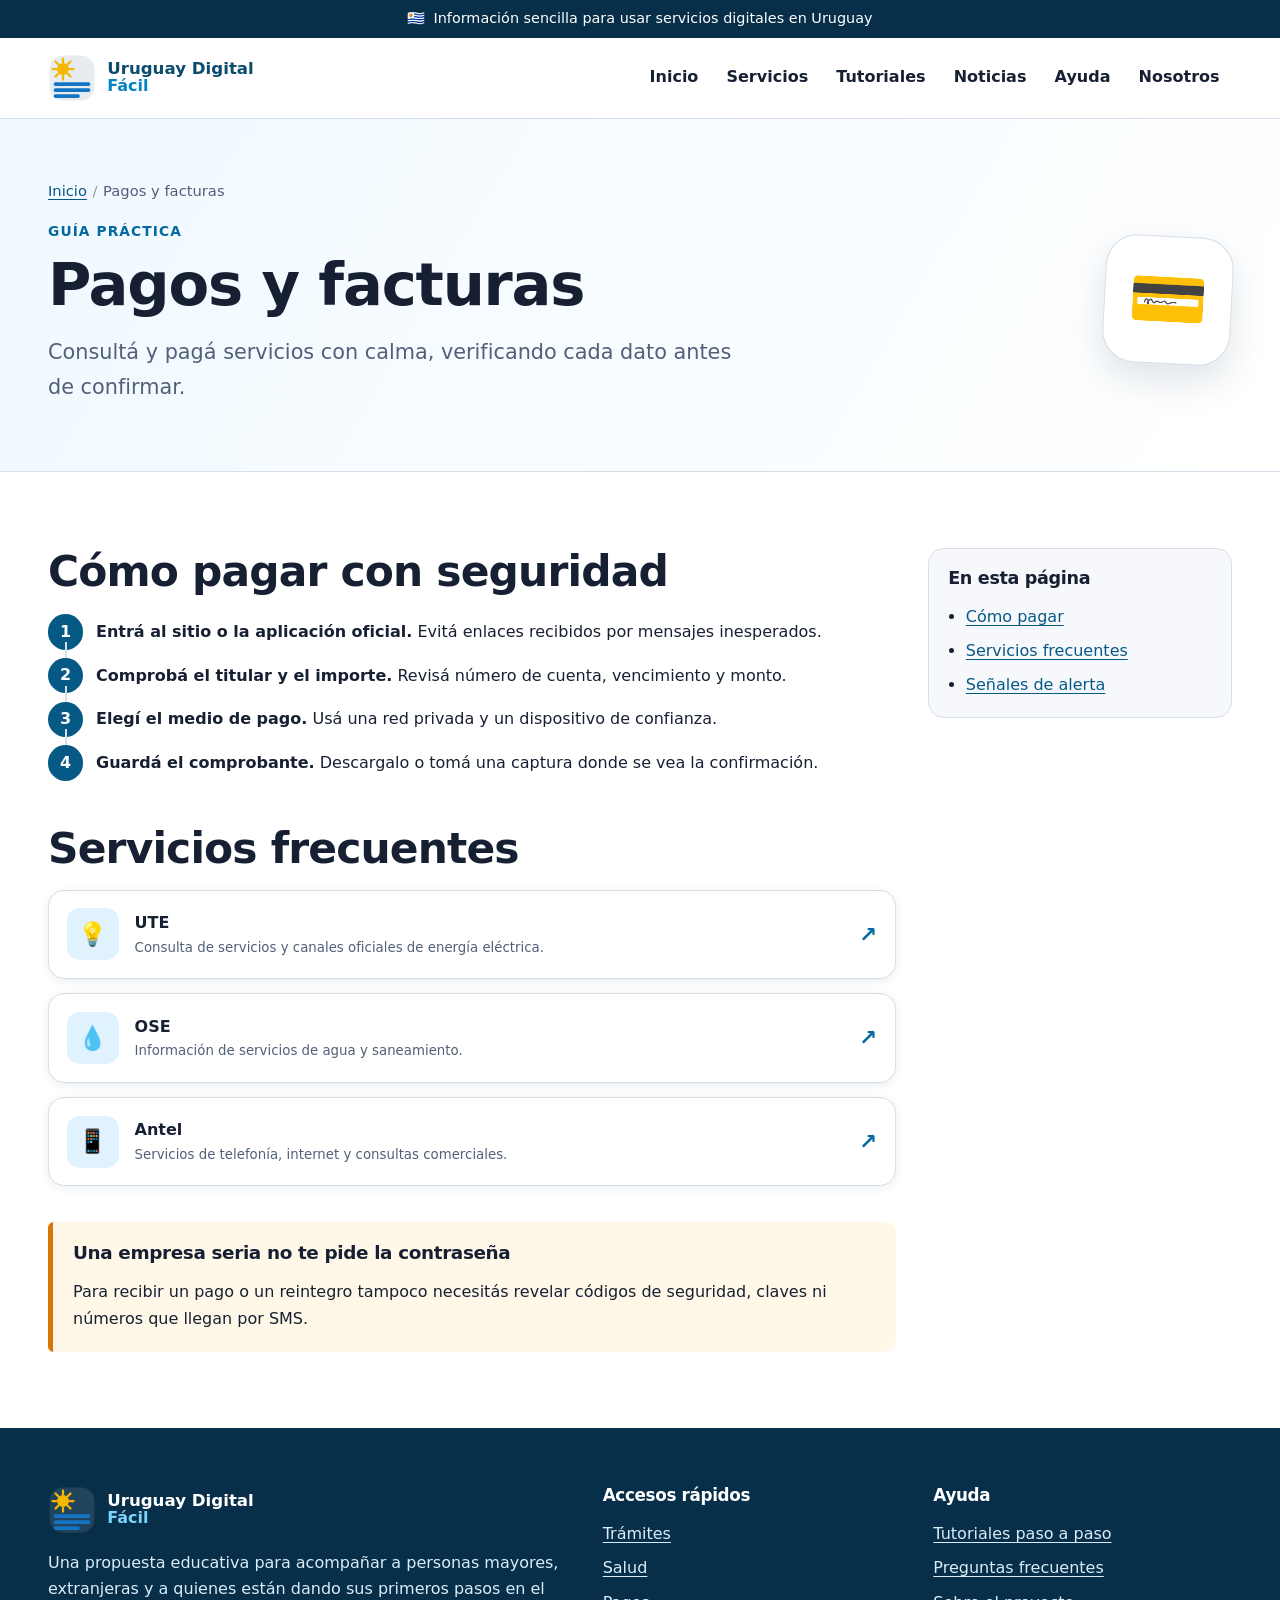
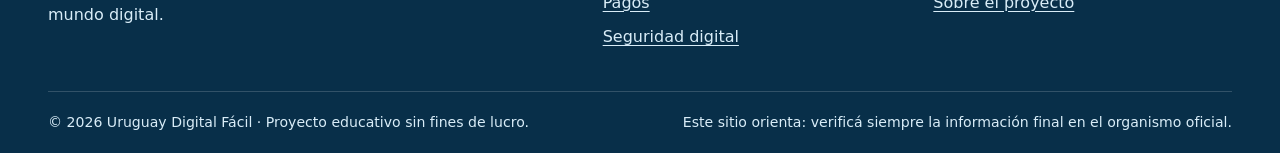
<file: uruguay-digital-facil/pages/pagos.html>
<!doctype html>
<html lang="es-UY">
<head>
  <meta charset="utf-8">
  <meta name="viewport" content="width=device-width, initial-scale=1">
  <meta name="theme-color" content="#075985">
  <meta name="color-scheme" content="light">
  <title>Pagos y facturas | Uruguay Digital Fácil</title>
  <meta name="description" content="Guía sencilla para consultar y pagar servicios en línea.">
  <link rel="stylesheet" href="../css/styles.css">
</head>
<body>
  <a class="skip-link" href="#contenido-principal">Saltar al contenido principal</a>
  <div class="topbar" aria-label="Mensaje del sitio">
    <div class="container topbar__inner">
      <span aria-hidden="true">🇺🇾</span>
      <p>Información sencilla para usar servicios digitales en Uruguay</p>
    </div>
  </div>
  <header class="site-header">
    <div class="container site-header__inner">
      <a class="brand" href="../index.html" aria-label="Uruguay Digital Fácil, ir al inicio">
        <svg class="brand__mark" viewBox="0 0 64 64" aria-hidden="true" focusable="false">
  <rect x="2" y="2" width="60" height="60" rx="18" fill="currentColor" opacity=".10"/>
  <circle cx="20" cy="20" r="8" fill="#f5b700"/>
  <path d="M20 6v5M20 29v5M6 20h5M29 20h5M10 10l4 4M26 26l4 4M30 10l-4 4M14 26l-4 4" stroke="#f5b700" stroke-width="3" stroke-linecap="round"/>
  <path d="M10 40h44M10 48h44M10 56h30" stroke="#1474c4" stroke-width="5" stroke-linecap="round"/>
</svg>
        <span class="brand__text"><strong>Uruguay Digital</strong><span>Fácil</span></span>
      </a>
      <nav class="main-nav" aria-label="Navegación principal">
        <ul class="main-nav__list"><li><a href="../index.html">Inicio</a></li><li><a href="servicios.html">Servicios</a></li><li><a href="tutoriales.html">Tutoriales</a></li><li><a href="noticias.html">Noticias</a></li><li><a href="ayuda.html">Ayuda</a></li><li><a href="nosotros.html">Nosotros</a></li></ul>
      </nav>
      <details class="mobile-menu">
        <summary aria-label="Abrir menú de navegación"><span aria-hidden="true">☰</span> Menú</summary>
        <nav aria-label="Navegación móvil"><ul class="mobile-nav__list"><li><a href="../index.html">Inicio</a></li><li><a href="servicios.html">Servicios</a></li><li><a href="tutoriales.html">Tutoriales</a></li><li><a href="noticias.html">Noticias</a></li><li><a href="ayuda.html">Ayuda</a></li><li><a href="nosotros.html">Nosotros</a></li></ul></nav>
      </details>
    </div>
  </header>
<main id="contenido-principal">
    <section class="page-hero">
      <div class="container page-hero__grid">
        <div>
          <nav class="breadcrumbs" aria-label="Migas de pan"><ol><li><a href="../index.html">Inicio</a></li><li aria-current="page">Pagos y facturas</li></ol></nav>
          <p class="eyebrow">Guía práctica</p>
          <h1>Pagos y facturas</h1>
          <p class="lead">Consultá y pagá servicios con calma, verificando cada dato antes de confirmar.</p>
        </div>
        <div class="page-hero__icon" aria-hidden="true">💳</div>
      </div>
    </section>
<section class="section"><div class="container content-grid"><div class="content-main">
<section id="pasos"><h2>Cómo pagar con seguridad</h2><ol class="numbered"><li><strong>Entrá al sitio o la aplicación oficial.</strong> Evitá enlaces recibidos por mensajes inesperados.</li><li><strong>Comprobá el titular y el importe.</strong> Revisá número de cuenta, vencimiento y monto.</li><li><strong>Elegí el medio de pago.</strong> Usá una red privada y un dispositivo de confianza.</li><li><strong>Guardá el comprobante.</strong> Descargalo o tomá una captura donde se vea la confirmación.</li></ol></section>
<section id="empresas"><h2>Servicios frecuentes</h2><div class="action-list">
<a class="action-item" href="https://www.ute.com.uy/" target="_blank" rel="noopener"><span class="action-item__icon" aria-hidden="true">💡</span><span><strong>UTE</strong><small>Consulta de servicios y canales oficiales de energía eléctrica.</small></span><span class="action-item__arrow" aria-hidden="true">↗</span></a>
<a class="action-item" href="https://www.ose.com.uy/" target="_blank" rel="noopener"><span class="action-item__icon" aria-hidden="true">💧</span><span><strong>OSE</strong><small>Información de servicios de agua y saneamiento.</small></span><span class="action-item__arrow" aria-hidden="true">↗</span></a>
<a class="action-item" href="https://www.antel.com.uy/" target="_blank" rel="noopener"><span class="action-item__icon" aria-hidden="true">📱</span><span><strong>Antel</strong><small>Servicios de telefonía, internet y consultas comerciales.</small></span><span class="action-item__arrow" aria-hidden="true">↗</span></a>
</div></section>
<section id="alertas"><div class="info-box info-box--warning"><h2>Una empresa seria no te pide la contraseña</h2><p>Para recibir un pago o un reintegro tampoco necesitás revelar códigos de seguridad, claves ni números que llegan por SMS.</p></div></section>
</div><aside class="sidebar"><h2>En esta página</h2><ul><li><a href="#pasos">Cómo pagar</a></li><li><a href="#empresas">Servicios frecuentes</a></li><li><a href="#alertas">Señales de alerta</a></li></ul></aside></div></section></main>
  <footer class="site-footer">
    <div class="container footer-grid">
      <div>
        <a class="brand brand--footer" href="../index.html">
          <svg class="brand__mark" viewBox="0 0 64 64" aria-hidden="true" focusable="false">
  <rect x="2" y="2" width="60" height="60" rx="18" fill="currentColor" opacity=".10"/>
  <circle cx="20" cy="20" r="8" fill="#f5b700"/>
  <path d="M20 6v5M20 29v5M6 20h5M29 20h5M10 10l4 4M26 26l4 4M30 10l-4 4M14 26l-4 4" stroke="#f5b700" stroke-width="3" stroke-linecap="round"/>
  <path d="M10 40h44M10 48h44M10 56h30" stroke="#1474c4" stroke-width="5" stroke-linecap="round"/>
</svg>
          <span class="brand__text"><strong>Uruguay Digital</strong><span>Fácil</span></span>
        </a>
        <p>Una propuesta educativa para acompañar a personas mayores, extranjeras y a quienes están dando sus primeros pasos en el mundo digital.</p>
      </div>
      <div>
        <h2>Accesos rápidos</h2>
        <ul class="footer-links">
          <li><a href="tramites.html">Trámites</a></li>
          <li><a href="salud.html">Salud</a></li>
          <li><a href="pagos.html">Pagos</a></li>
          <li><a href="seguridad.html">Seguridad digital</a></li>
        </ul>
      </div>
      <div>
        <h2>Ayuda</h2>
        <ul class="footer-links">
          <li><a href="tutoriales.html">Tutoriales paso a paso</a></li>
          <li><a href="ayuda.html#preguntas">Preguntas frecuentes</a></li>
          <li><a href="nosotros.html">Sobre el proyecto</a></li>
        </ul>
      </div>
    </div>
    <div class="container footer-bottom">
      <p>© 2026 Uruguay Digital Fácil · Proyecto educativo sin fines de lucro.</p>
      <p>Este sitio orienta: verificá siempre la información final en el organismo oficial.</p>
    </div>
  </footer>
</body>
</html>
</file>
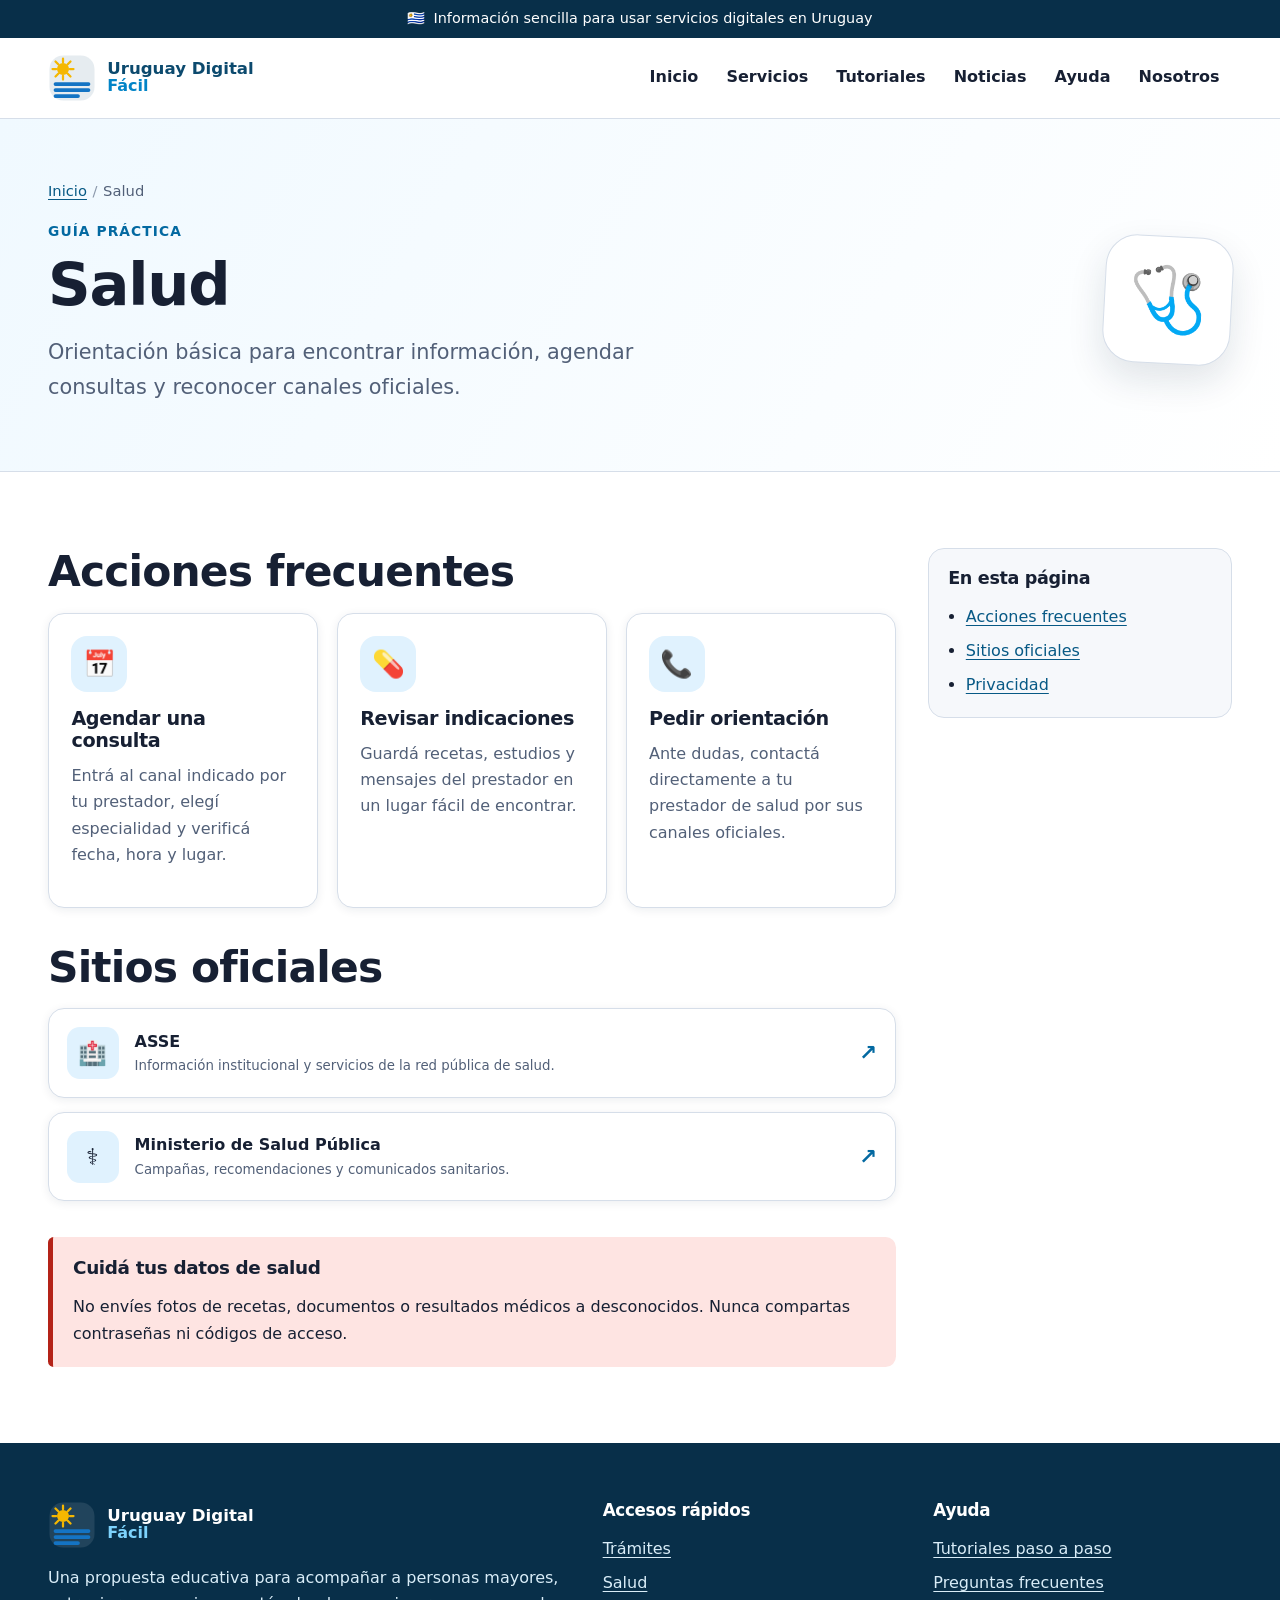
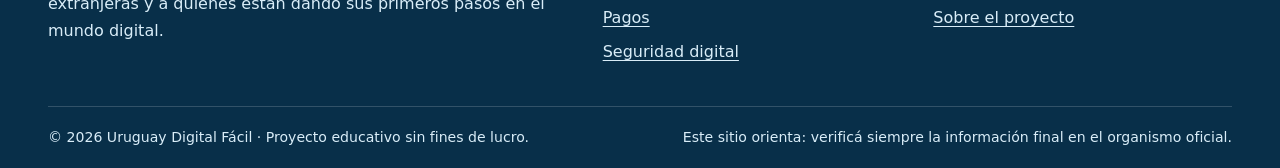
<file: uruguay-digital-facil/pages/salud.html>
<!doctype html>
<html lang="es-UY">
<head>
  <meta charset="utf-8">
  <meta name="viewport" content="width=device-width, initial-scale=1">
  <meta name="theme-color" content="#075985">
  <meta name="color-scheme" content="light">
  <title>Salud | Uruguay Digital Fácil</title>
  <meta name="description" content="Orientación para usar servicios digitales de salud en Uruguay.">
  <link rel="stylesheet" href="../css/styles.css">
</head>
<body>
  <a class="skip-link" href="#contenido-principal">Saltar al contenido principal</a>
  <div class="topbar" aria-label="Mensaje del sitio">
    <div class="container topbar__inner">
      <span aria-hidden="true">🇺🇾</span>
      <p>Información sencilla para usar servicios digitales en Uruguay</p>
    </div>
  </div>
  <header class="site-header">
    <div class="container site-header__inner">
      <a class="brand" href="../index.html" aria-label="Uruguay Digital Fácil, ir al inicio">
        <svg class="brand__mark" viewBox="0 0 64 64" aria-hidden="true" focusable="false">
  <rect x="2" y="2" width="60" height="60" rx="18" fill="currentColor" opacity=".10"/>
  <circle cx="20" cy="20" r="8" fill="#f5b700"/>
  <path d="M20 6v5M20 29v5M6 20h5M29 20h5M10 10l4 4M26 26l4 4M30 10l-4 4M14 26l-4 4" stroke="#f5b700" stroke-width="3" stroke-linecap="round"/>
  <path d="M10 40h44M10 48h44M10 56h30" stroke="#1474c4" stroke-width="5" stroke-linecap="round"/>
</svg>
        <span class="brand__text"><strong>Uruguay Digital</strong><span>Fácil</span></span>
      </a>
      <nav class="main-nav" aria-label="Navegación principal">
        <ul class="main-nav__list"><li><a href="../index.html">Inicio</a></li><li><a href="servicios.html">Servicios</a></li><li><a href="tutoriales.html">Tutoriales</a></li><li><a href="noticias.html">Noticias</a></li><li><a href="ayuda.html">Ayuda</a></li><li><a href="nosotros.html">Nosotros</a></li></ul>
      </nav>
      <details class="mobile-menu">
        <summary aria-label="Abrir menú de navegación"><span aria-hidden="true">☰</span> Menú</summary>
        <nav aria-label="Navegación móvil"><ul class="mobile-nav__list"><li><a href="../index.html">Inicio</a></li><li><a href="servicios.html">Servicios</a></li><li><a href="tutoriales.html">Tutoriales</a></li><li><a href="noticias.html">Noticias</a></li><li><a href="ayuda.html">Ayuda</a></li><li><a href="nosotros.html">Nosotros</a></li></ul></nav>
      </details>
    </div>
  </header>
<main id="contenido-principal">
    <section class="page-hero">
      <div class="container page-hero__grid">
        <div>
          <nav class="breadcrumbs" aria-label="Migas de pan"><ol><li><a href="../index.html">Inicio</a></li><li aria-current="page">Salud</li></ol></nav>
          <p class="eyebrow">Guía práctica</p>
          <h1>Salud</h1>
          <p class="lead">Orientación básica para encontrar información, agendar consultas y reconocer canales oficiales.</p>
        </div>
        <div class="page-hero__icon" aria-hidden="true">🩺</div>
      </div>
    </section>
<section class="section"><div class="container content-grid"><div class="content-main">
<section id="acciones"><h2>Acciones frecuentes</h2><div class="cards">
<article class="card"><span class="card__icon" aria-hidden="true">📅</span><h3>Agendar una consulta</h3><p>Entrá al canal indicado por tu prestador, elegí especialidad y verificá fecha, hora y lugar.</p></article>
<article class="card"><span class="card__icon" aria-hidden="true">💊</span><h3>Revisar indicaciones</h3><p>Guardá recetas, estudios y mensajes del prestador en un lugar fácil de encontrar.</p></article>
<article class="card"><span class="card__icon" aria-hidden="true">📞</span><h3>Pedir orientación</h3><p>Ante dudas, contactá directamente a tu prestador de salud por sus canales oficiales.</p></article>
</div></section>
<section id="sitios"><h2>Sitios oficiales</h2><div class="action-list">
<a class="action-item" href="https://www.asse.com.uy/" target="_blank" rel="noopener"><span class="action-item__icon" aria-hidden="true">🏥</span><span><strong>ASSE</strong><small>Información institucional y servicios de la red pública de salud.</small></span><span class="action-item__arrow" aria-hidden="true">↗</span></a>
<a class="action-item" href="https://www.gub.uy/ministerio-salud-publica/" target="_blank" rel="noopener"><span class="action-item__icon" aria-hidden="true">⚕️</span><span><strong>Ministerio de Salud Pública</strong><small>Campañas, recomendaciones y comunicados sanitarios.</small></span><span class="action-item__arrow" aria-hidden="true">↗</span></a>
</div></section>
<section id="privacidad"><div class="info-box info-box--danger"><h2>Cuidá tus datos de salud</h2><p>No envíes fotos de recetas, documentos o resultados médicos a desconocidos. Nunca compartas contraseñas ni códigos de acceso.</p></div></section>
</div><aside class="sidebar"><h2>En esta página</h2><ul><li><a href="#acciones">Acciones frecuentes</a></li><li><a href="#sitios">Sitios oficiales</a></li><li><a href="#privacidad">Privacidad</a></li></ul></aside></div></section></main>
  <footer class="site-footer">
    <div class="container footer-grid">
      <div>
        <a class="brand brand--footer" href="../index.html">
          <svg class="brand__mark" viewBox="0 0 64 64" aria-hidden="true" focusable="false">
  <rect x="2" y="2" width="60" height="60" rx="18" fill="currentColor" opacity=".10"/>
  <circle cx="20" cy="20" r="8" fill="#f5b700"/>
  <path d="M20 6v5M20 29v5M6 20h5M29 20h5M10 10l4 4M26 26l4 4M30 10l-4 4M14 26l-4 4" stroke="#f5b700" stroke-width="3" stroke-linecap="round"/>
  <path d="M10 40h44M10 48h44M10 56h30" stroke="#1474c4" stroke-width="5" stroke-linecap="round"/>
</svg>
          <span class="brand__text"><strong>Uruguay Digital</strong><span>Fácil</span></span>
        </a>
        <p>Una propuesta educativa para acompañar a personas mayores, extranjeras y a quienes están dando sus primeros pasos en el mundo digital.</p>
      </div>
      <div>
        <h2>Accesos rápidos</h2>
        <ul class="footer-links">
          <li><a href="tramites.html">Trámites</a></li>
          <li><a href="salud.html">Salud</a></li>
          <li><a href="pagos.html">Pagos</a></li>
          <li><a href="seguridad.html">Seguridad digital</a></li>
        </ul>
      </div>
      <div>
        <h2>Ayuda</h2>
        <ul class="footer-links">
          <li><a href="tutoriales.html">Tutoriales paso a paso</a></li>
          <li><a href="ayuda.html#preguntas">Preguntas frecuentes</a></li>
          <li><a href="nosotros.html">Sobre el proyecto</a></li>
        </ul>
      </div>
    </div>
    <div class="container footer-bottom">
      <p>© 2026 Uruguay Digital Fácil · Proyecto educativo sin fines de lucro.</p>
      <p>Este sitio orienta: verificá siempre la información final en el organismo oficial.</p>
    </div>
  </footer>
</body>
</html>
</file>
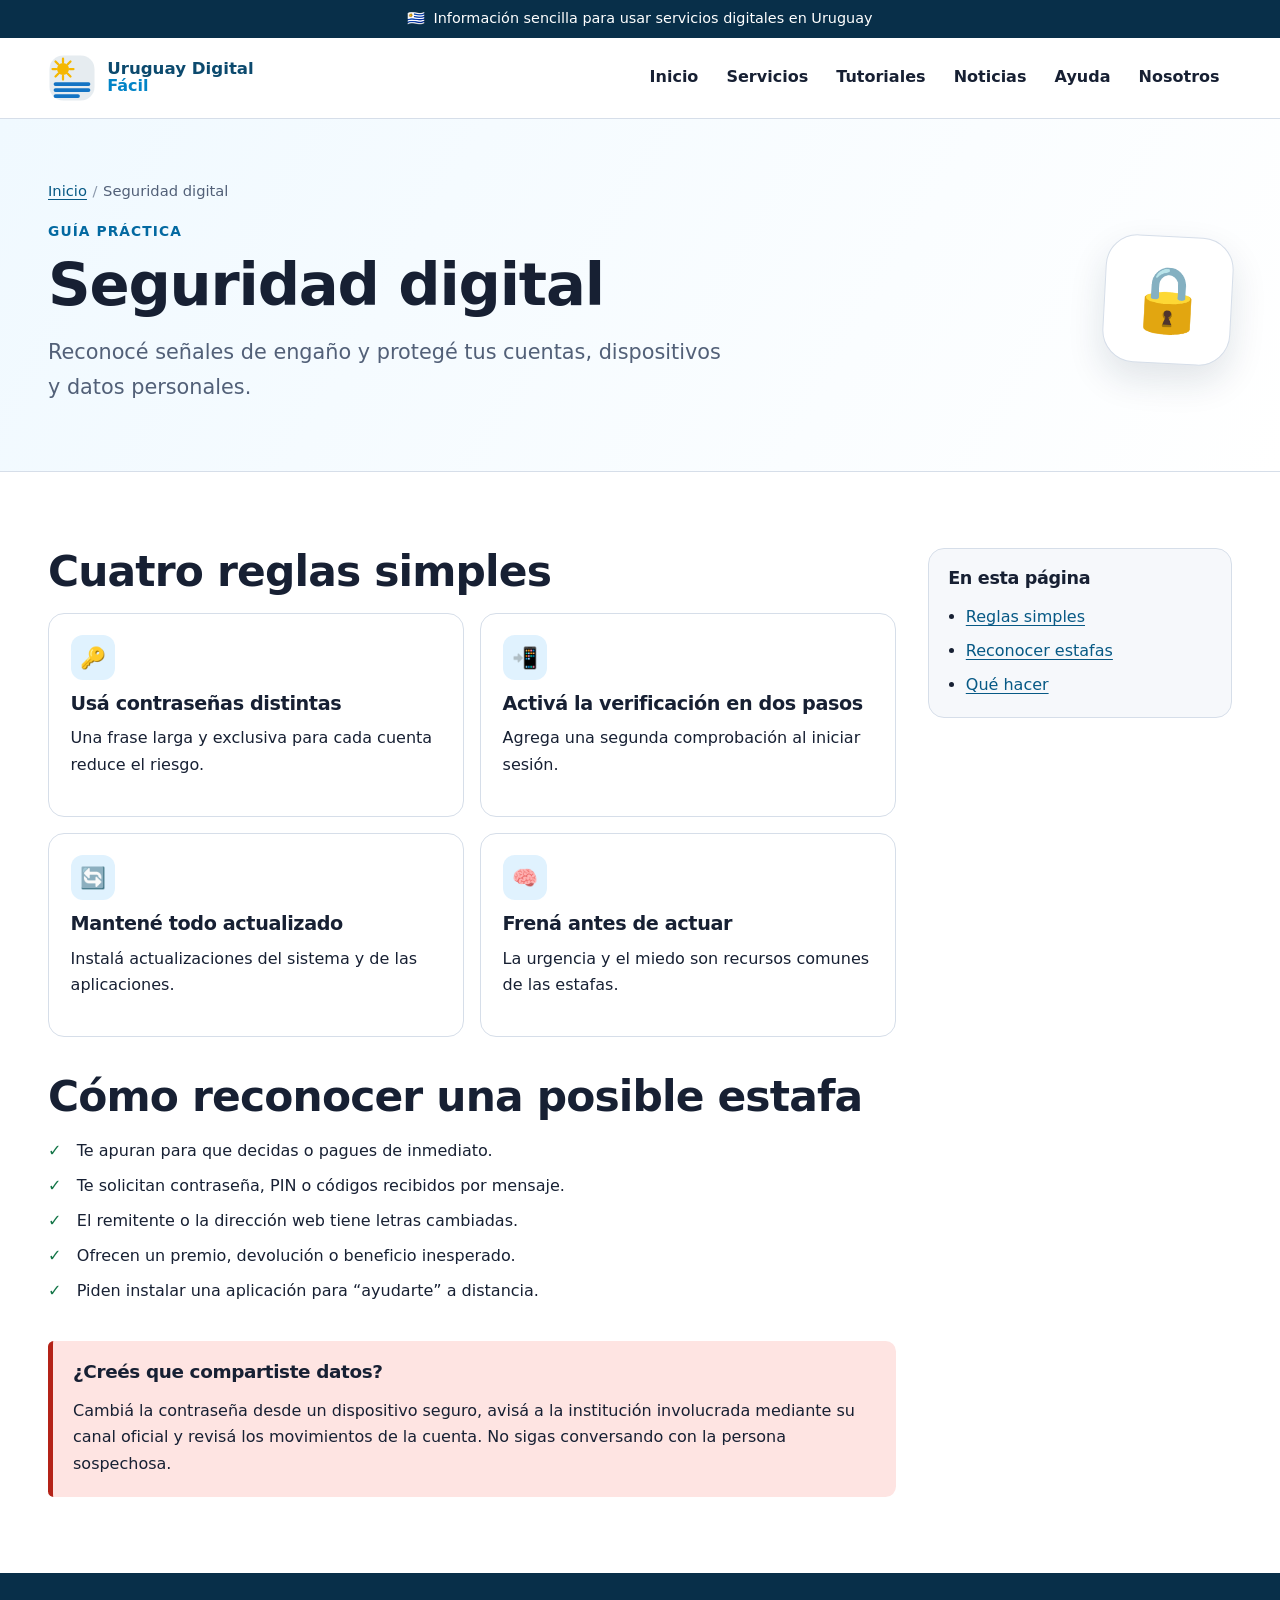
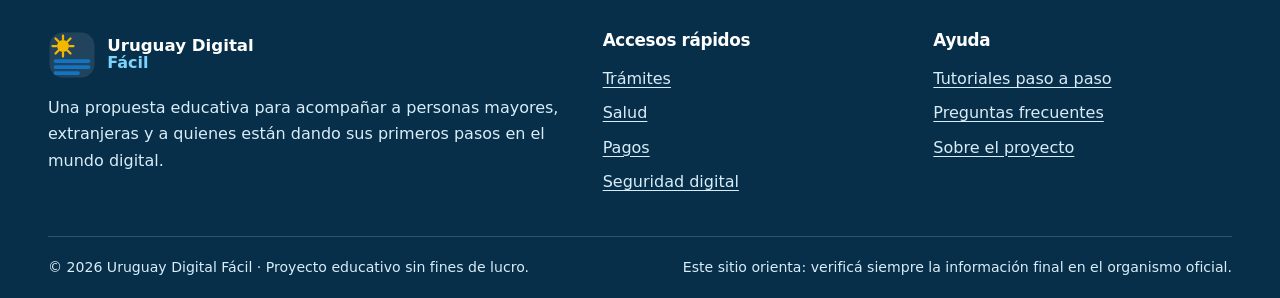
<file: uruguay-digital-facil/pages/seguridad.html>
<!doctype html>
<html lang="es-UY">
<head>
  <meta charset="utf-8">
  <meta name="viewport" content="width=device-width, initial-scale=1">
  <meta name="theme-color" content="#075985">
  <meta name="color-scheme" content="light">
  <title>Seguridad digital | Uruguay Digital Fácil</title>
  <meta name="description" content="Consejos para protegerse al usar internet y servicios digitales.">
  <link rel="stylesheet" href="../css/styles.css">
</head>
<body>
  <a class="skip-link" href="#contenido-principal">Saltar al contenido principal</a>
  <div class="topbar" aria-label="Mensaje del sitio">
    <div class="container topbar__inner">
      <span aria-hidden="true">🇺🇾</span>
      <p>Información sencilla para usar servicios digitales en Uruguay</p>
    </div>
  </div>
  <header class="site-header">
    <div class="container site-header__inner">
      <a class="brand" href="../index.html" aria-label="Uruguay Digital Fácil, ir al inicio">
        <svg class="brand__mark" viewBox="0 0 64 64" aria-hidden="true" focusable="false">
  <rect x="2" y="2" width="60" height="60" rx="18" fill="currentColor" opacity=".10"/>
  <circle cx="20" cy="20" r="8" fill="#f5b700"/>
  <path d="M20 6v5M20 29v5M6 20h5M29 20h5M10 10l4 4M26 26l4 4M30 10l-4 4M14 26l-4 4" stroke="#f5b700" stroke-width="3" stroke-linecap="round"/>
  <path d="M10 40h44M10 48h44M10 56h30" stroke="#1474c4" stroke-width="5" stroke-linecap="round"/>
</svg>
        <span class="brand__text"><strong>Uruguay Digital</strong><span>Fácil</span></span>
      </a>
      <nav class="main-nav" aria-label="Navegación principal">
        <ul class="main-nav__list"><li><a href="../index.html">Inicio</a></li><li><a href="servicios.html">Servicios</a></li><li><a href="tutoriales.html">Tutoriales</a></li><li><a href="noticias.html">Noticias</a></li><li><a href="ayuda.html">Ayuda</a></li><li><a href="nosotros.html">Nosotros</a></li></ul>
      </nav>
      <details class="mobile-menu">
        <summary aria-label="Abrir menú de navegación"><span aria-hidden="true">☰</span> Menú</summary>
        <nav aria-label="Navegación móvil"><ul class="mobile-nav__list"><li><a href="../index.html">Inicio</a></li><li><a href="servicios.html">Servicios</a></li><li><a href="tutoriales.html">Tutoriales</a></li><li><a href="noticias.html">Noticias</a></li><li><a href="ayuda.html">Ayuda</a></li><li><a href="nosotros.html">Nosotros</a></li></ul></nav>
      </details>
    </div>
  </header>
<main id="contenido-principal">
    <section class="page-hero">
      <div class="container page-hero__grid">
        <div>
          <nav class="breadcrumbs" aria-label="Migas de pan"><ol><li><a href="../index.html">Inicio</a></li><li aria-current="page">Seguridad digital</li></ol></nav>
          <p class="eyebrow">Guía práctica</p>
          <h1>Seguridad digital</h1>
          <p class="lead">Reconocé señales de engaño y protegé tus cuentas, dispositivos y datos personales.</p>
        </div>
        <div class="page-hero__icon" aria-hidden="true">🔒</div>
      </div>
    </section>
<section class="section"><div class="container content-grid"><div class="content-main">
<section id="reglas"><h2>Cuatro reglas simples</h2><div class="principles">
<article class="principle"><span aria-hidden="true">🔑</span><h3>Usá contraseñas distintas</h3><p>Una frase larga y exclusiva para cada cuenta reduce el riesgo.</p></article>
<article class="principle"><span aria-hidden="true">📲</span><h3>Activá la verificación en dos pasos</h3><p>Agrega una segunda comprobación al iniciar sesión.</p></article>
<article class="principle"><span aria-hidden="true">🔄</span><h3>Mantené todo actualizado</h3><p>Instalá actualizaciones del sistema y de las aplicaciones.</p></article>
<article class="principle"><span aria-hidden="true">🧠</span><h3>Frená antes de actuar</h3><p>La urgencia y el miedo son recursos comunes de las estafas.</p></article>
</div></section>
<section id="estafa"><h2>Cómo reconocer una posible estafa</h2><ul class="check-list"><li>Te apuran para que decidas o pagues de inmediato.</li><li>Te solicitan contraseña, PIN o códigos recibidos por mensaje.</li><li>El remitente o la dirección web tiene letras cambiadas.</li><li>Ofrecen un premio, devolución o beneficio inesperado.</li><li>Piden instalar una aplicación para “ayudarte” a distancia.</li></ul></section>
<section id="reaccion"><div class="info-box info-box--danger"><h2>¿Creés que compartiste datos?</h2><p>Cambiá la contraseña desde un dispositivo seguro, avisá a la institución involucrada mediante su canal oficial y revisá los movimientos de la cuenta. No sigas conversando con la persona sospechosa.</p></div></section>
</div><aside class="sidebar"><h2>En esta página</h2><ul><li><a href="#reglas">Reglas simples</a></li><li><a href="#estafa">Reconocer estafas</a></li><li><a href="#reaccion">Qué hacer</a></li></ul></aside></div></section></main>
  <footer class="site-footer">
    <div class="container footer-grid">
      <div>
        <a class="brand brand--footer" href="../index.html">
          <svg class="brand__mark" viewBox="0 0 64 64" aria-hidden="true" focusable="false">
  <rect x="2" y="2" width="60" height="60" rx="18" fill="currentColor" opacity=".10"/>
  <circle cx="20" cy="20" r="8" fill="#f5b700"/>
  <path d="M20 6v5M20 29v5M6 20h5M29 20h5M10 10l4 4M26 26l4 4M30 10l-4 4M14 26l-4 4" stroke="#f5b700" stroke-width="3" stroke-linecap="round"/>
  <path d="M10 40h44M10 48h44M10 56h30" stroke="#1474c4" stroke-width="5" stroke-linecap="round"/>
</svg>
          <span class="brand__text"><strong>Uruguay Digital</strong><span>Fácil</span></span>
        </a>
        <p>Una propuesta educativa para acompañar a personas mayores, extranjeras y a quienes están dando sus primeros pasos en el mundo digital.</p>
      </div>
      <div>
        <h2>Accesos rápidos</h2>
        <ul class="footer-links">
          <li><a href="tramites.html">Trámites</a></li>
          <li><a href="salud.html">Salud</a></li>
          <li><a href="pagos.html">Pagos</a></li>
          <li><a href="seguridad.html">Seguridad digital</a></li>
        </ul>
      </div>
      <div>
        <h2>Ayuda</h2>
        <ul class="footer-links">
          <li><a href="tutoriales.html">Tutoriales paso a paso</a></li>
          <li><a href="ayuda.html#preguntas">Preguntas frecuentes</a></li>
          <li><a href="nosotros.html">Sobre el proyecto</a></li>
        </ul>
      </div>
    </div>
    <div class="container footer-bottom">
      <p>© 2026 Uruguay Digital Fácil · Proyecto educativo sin fines de lucro.</p>
      <p>Este sitio orienta: verificá siempre la información final en el organismo oficial.</p>
    </div>
  </footer>
</body>
</html>
</file>
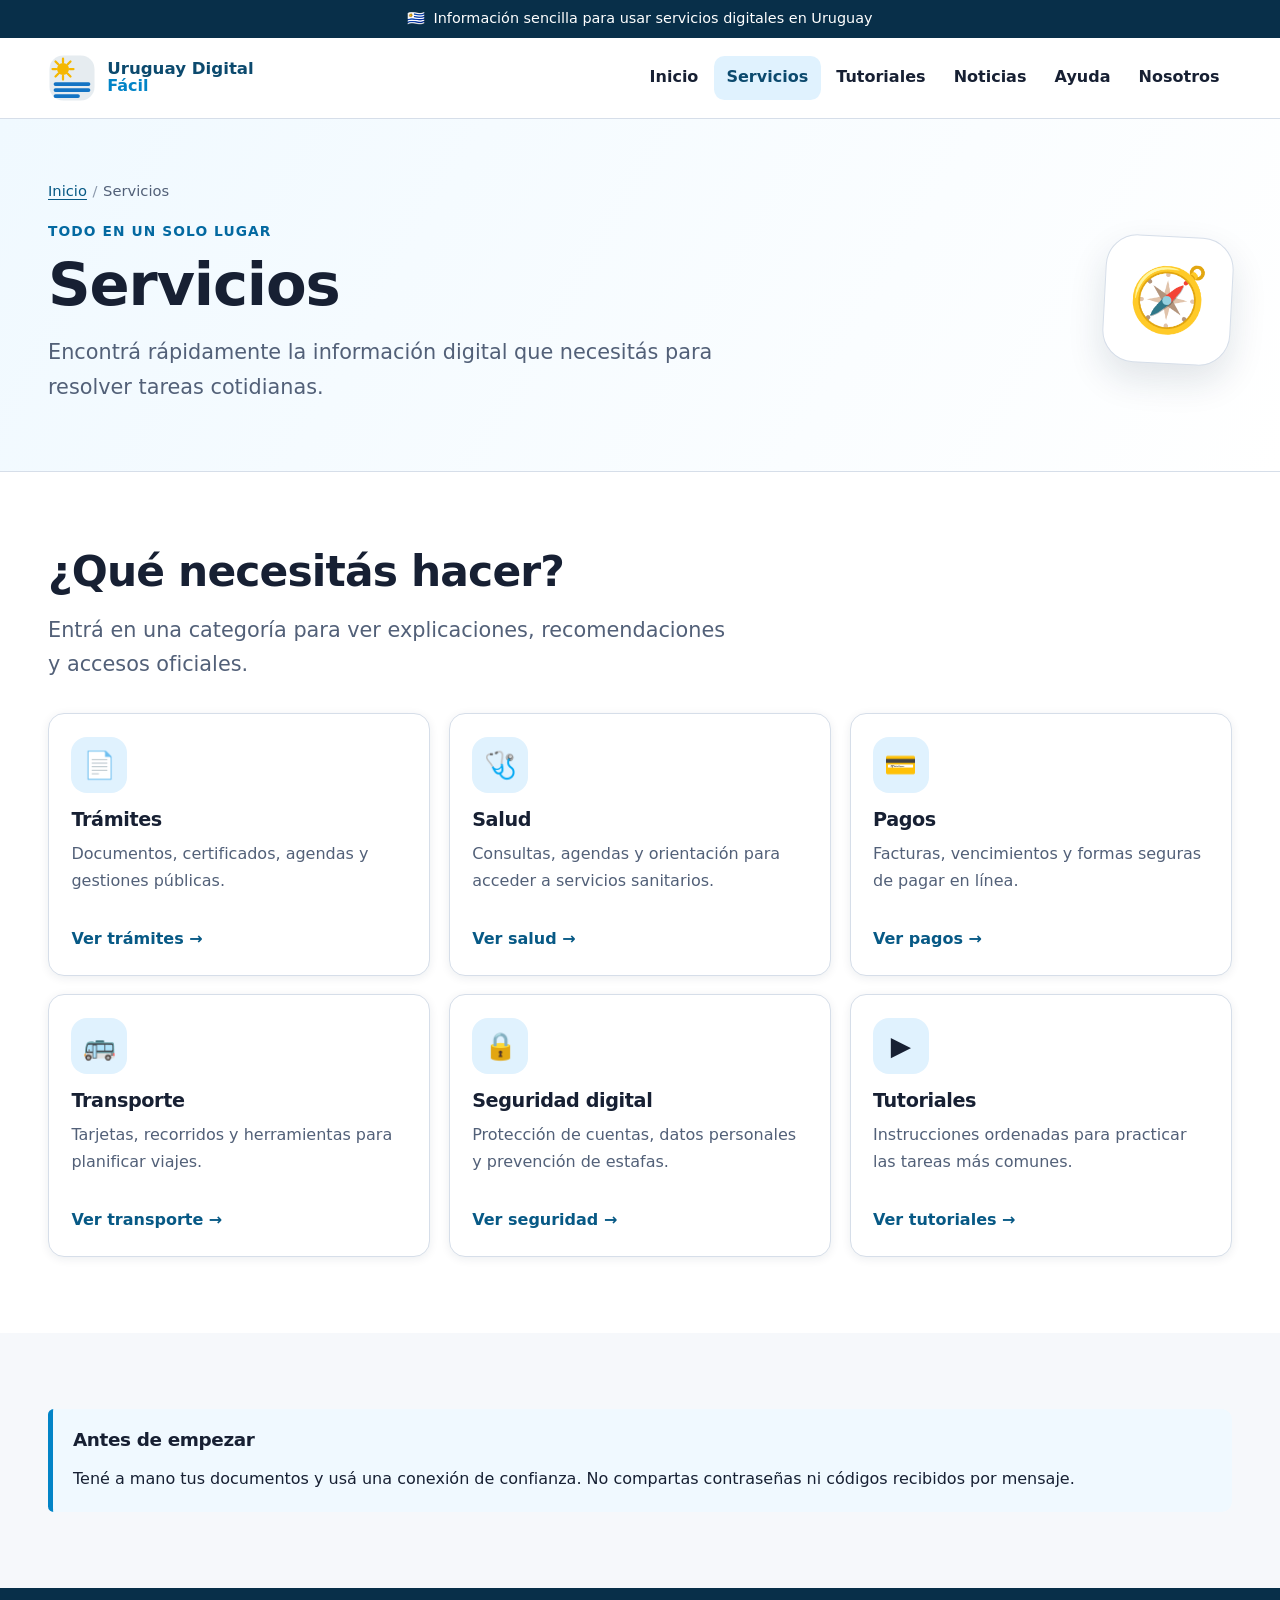
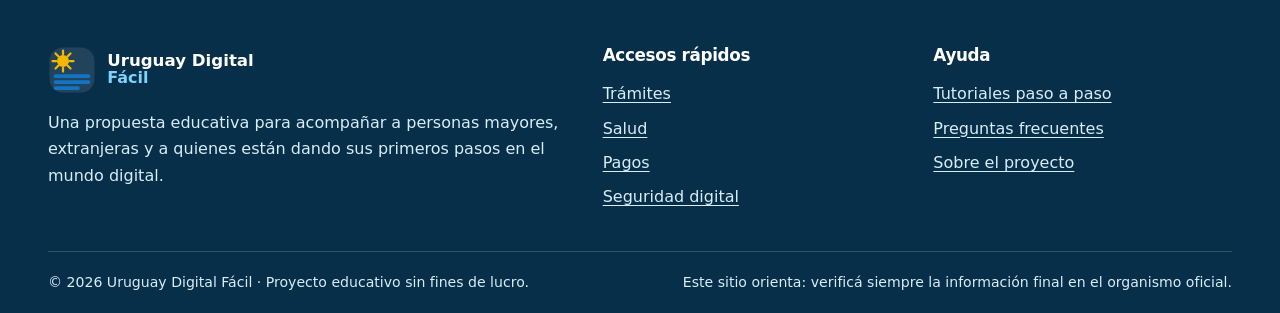
<file: uruguay-digital-facil/pages/servicios.html>
<!doctype html>
<html lang="es-UY">
<head>
  <meta charset="utf-8">
  <meta name="viewport" content="width=device-width, initial-scale=1">
  <meta name="theme-color" content="#075985">
  <meta name="color-scheme" content="light">
  <title>Servicios | Uruguay Digital Fácil</title>
  <meta name="description" content="Categorías de servicios digitales explicadas de manera sencilla.">
  <link rel="stylesheet" href="../css/styles.css">
</head>
<body>
  <a class="skip-link" href="#contenido-principal">Saltar al contenido principal</a>
  <div class="topbar" aria-label="Mensaje del sitio">
    <div class="container topbar__inner">
      <span aria-hidden="true">🇺🇾</span>
      <p>Información sencilla para usar servicios digitales en Uruguay</p>
    </div>
  </div>
  <header class="site-header">
    <div class="container site-header__inner">
      <a class="brand" href="../index.html" aria-label="Uruguay Digital Fácil, ir al inicio">
        <svg class="brand__mark" viewBox="0 0 64 64" aria-hidden="true" focusable="false">
  <rect x="2" y="2" width="60" height="60" rx="18" fill="currentColor" opacity=".10"/>
  <circle cx="20" cy="20" r="8" fill="#f5b700"/>
  <path d="M20 6v5M20 29v5M6 20h5M29 20h5M10 10l4 4M26 26l4 4M30 10l-4 4M14 26l-4 4" stroke="#f5b700" stroke-width="3" stroke-linecap="round"/>
  <path d="M10 40h44M10 48h44M10 56h30" stroke="#1474c4" stroke-width="5" stroke-linecap="round"/>
</svg>
        <span class="brand__text"><strong>Uruguay Digital</strong><span>Fácil</span></span>
      </a>
      <nav class="main-nav" aria-label="Navegación principal">
        <ul class="main-nav__list"><li><a href="../index.html">Inicio</a></li><li><a href="servicios.html" aria-current="page">Servicios</a></li><li><a href="tutoriales.html">Tutoriales</a></li><li><a href="noticias.html">Noticias</a></li><li><a href="ayuda.html">Ayuda</a></li><li><a href="nosotros.html">Nosotros</a></li></ul>
      </nav>
      <details class="mobile-menu">
        <summary aria-label="Abrir menú de navegación"><span aria-hidden="true">☰</span> Menú</summary>
        <nav aria-label="Navegación móvil"><ul class="mobile-nav__list"><li><a href="../index.html">Inicio</a></li><li><a href="servicios.html" aria-current="page">Servicios</a></li><li><a href="tutoriales.html">Tutoriales</a></li><li><a href="noticias.html">Noticias</a></li><li><a href="ayuda.html">Ayuda</a></li><li><a href="nosotros.html">Nosotros</a></li></ul></nav>
      </details>
    </div>
  </header>
<main id="contenido-principal">
    <section class="page-hero">
      <div class="container page-hero__grid">
        <div>
          <nav class="breadcrumbs" aria-label="Migas de pan"><ol><li><a href="../index.html">Inicio</a></li><li aria-current="page">Servicios</li></ol></nav>
          <p class="eyebrow">Todo en un solo lugar</p>
          <h1>Servicios</h1>
          <p class="lead">Encontrá rápidamente la información digital que necesitás para resolver tareas cotidianas.</p>
        </div>
        <div class="page-hero__icon" aria-hidden="true">🧭</div>
      </div>
    </section>
<section class="section"><div class="container">
<div class="section-header"><h2>¿Qué necesitás hacer?</h2><p class="lead">Entrá en una categoría para ver explicaciones, recomendaciones y accesos oficiales.</p></div>
<div class="cards">
<a class="card card--link" href="tramites.html"><span class="card__icon" aria-hidden="true">📄</span><h3>Trámites</h3><p>Documentos, certificados, agendas y gestiones públicas.</p><span class="card__arrow">Ver trámites →</span></a>
<a class="card card--link" href="salud.html"><span class="card__icon" aria-hidden="true">🩺</span><h3>Salud</h3><p>Consultas, agendas y orientación para acceder a servicios sanitarios.</p><span class="card__arrow">Ver salud →</span></a>
<a class="card card--link" href="pagos.html"><span class="card__icon" aria-hidden="true">💳</span><h3>Pagos</h3><p>Facturas, vencimientos y formas seguras de pagar en línea.</p><span class="card__arrow">Ver pagos →</span></a>
<a class="card card--link" href="transporte.html"><span class="card__icon" aria-hidden="true">🚌</span><h3>Transporte</h3><p>Tarjetas, recorridos y herramientas para planificar viajes.</p><span class="card__arrow">Ver transporte →</span></a>
<a class="card card--link" href="seguridad.html"><span class="card__icon" aria-hidden="true">🔒</span><h3>Seguridad digital</h3><p>Protección de cuentas, datos personales y prevención de estafas.</p><span class="card__arrow">Ver seguridad →</span></a>
<a class="card card--link" href="tutoriales.html"><span class="card__icon" aria-hidden="true">▶️</span><h3>Tutoriales</h3><p>Instrucciones ordenadas para practicar las tareas más comunes.</p><span class="card__arrow">Ver tutoriales →</span></a>
</div></div></section>
<section class="section section--soft"><div class="container"><div class="info-box"><h2>Antes de empezar</h2><p>Tené a mano tus documentos y usá una conexión de confianza. No compartas contraseñas ni códigos recibidos por mensaje.</p></div></div></section>
</main>
  <footer class="site-footer">
    <div class="container footer-grid">
      <div>
        <a class="brand brand--footer" href="../index.html">
          <svg class="brand__mark" viewBox="0 0 64 64" aria-hidden="true" focusable="false">
  <rect x="2" y="2" width="60" height="60" rx="18" fill="currentColor" opacity=".10"/>
  <circle cx="20" cy="20" r="8" fill="#f5b700"/>
  <path d="M20 6v5M20 29v5M6 20h5M29 20h5M10 10l4 4M26 26l4 4M30 10l-4 4M14 26l-4 4" stroke="#f5b700" stroke-width="3" stroke-linecap="round"/>
  <path d="M10 40h44M10 48h44M10 56h30" stroke="#1474c4" stroke-width="5" stroke-linecap="round"/>
</svg>
          <span class="brand__text"><strong>Uruguay Digital</strong><span>Fácil</span></span>
        </a>
        <p>Una propuesta educativa para acompañar a personas mayores, extranjeras y a quienes están dando sus primeros pasos en el mundo digital.</p>
      </div>
      <div>
        <h2>Accesos rápidos</h2>
        <ul class="footer-links">
          <li><a href="tramites.html">Trámites</a></li>
          <li><a href="salud.html">Salud</a></li>
          <li><a href="pagos.html">Pagos</a></li>
          <li><a href="seguridad.html">Seguridad digital</a></li>
        </ul>
      </div>
      <div>
        <h2>Ayuda</h2>
        <ul class="footer-links">
          <li><a href="tutoriales.html">Tutoriales paso a paso</a></li>
          <li><a href="ayuda.html#preguntas">Preguntas frecuentes</a></li>
          <li><a href="nosotros.html">Sobre el proyecto</a></li>
        </ul>
      </div>
    </div>
    <div class="container footer-bottom">
      <p>© 2026 Uruguay Digital Fácil · Proyecto educativo sin fines de lucro.</p>
      <p>Este sitio orienta: verificá siempre la información final en el organismo oficial.</p>
    </div>
  </footer>
</body>
</html>
</file>
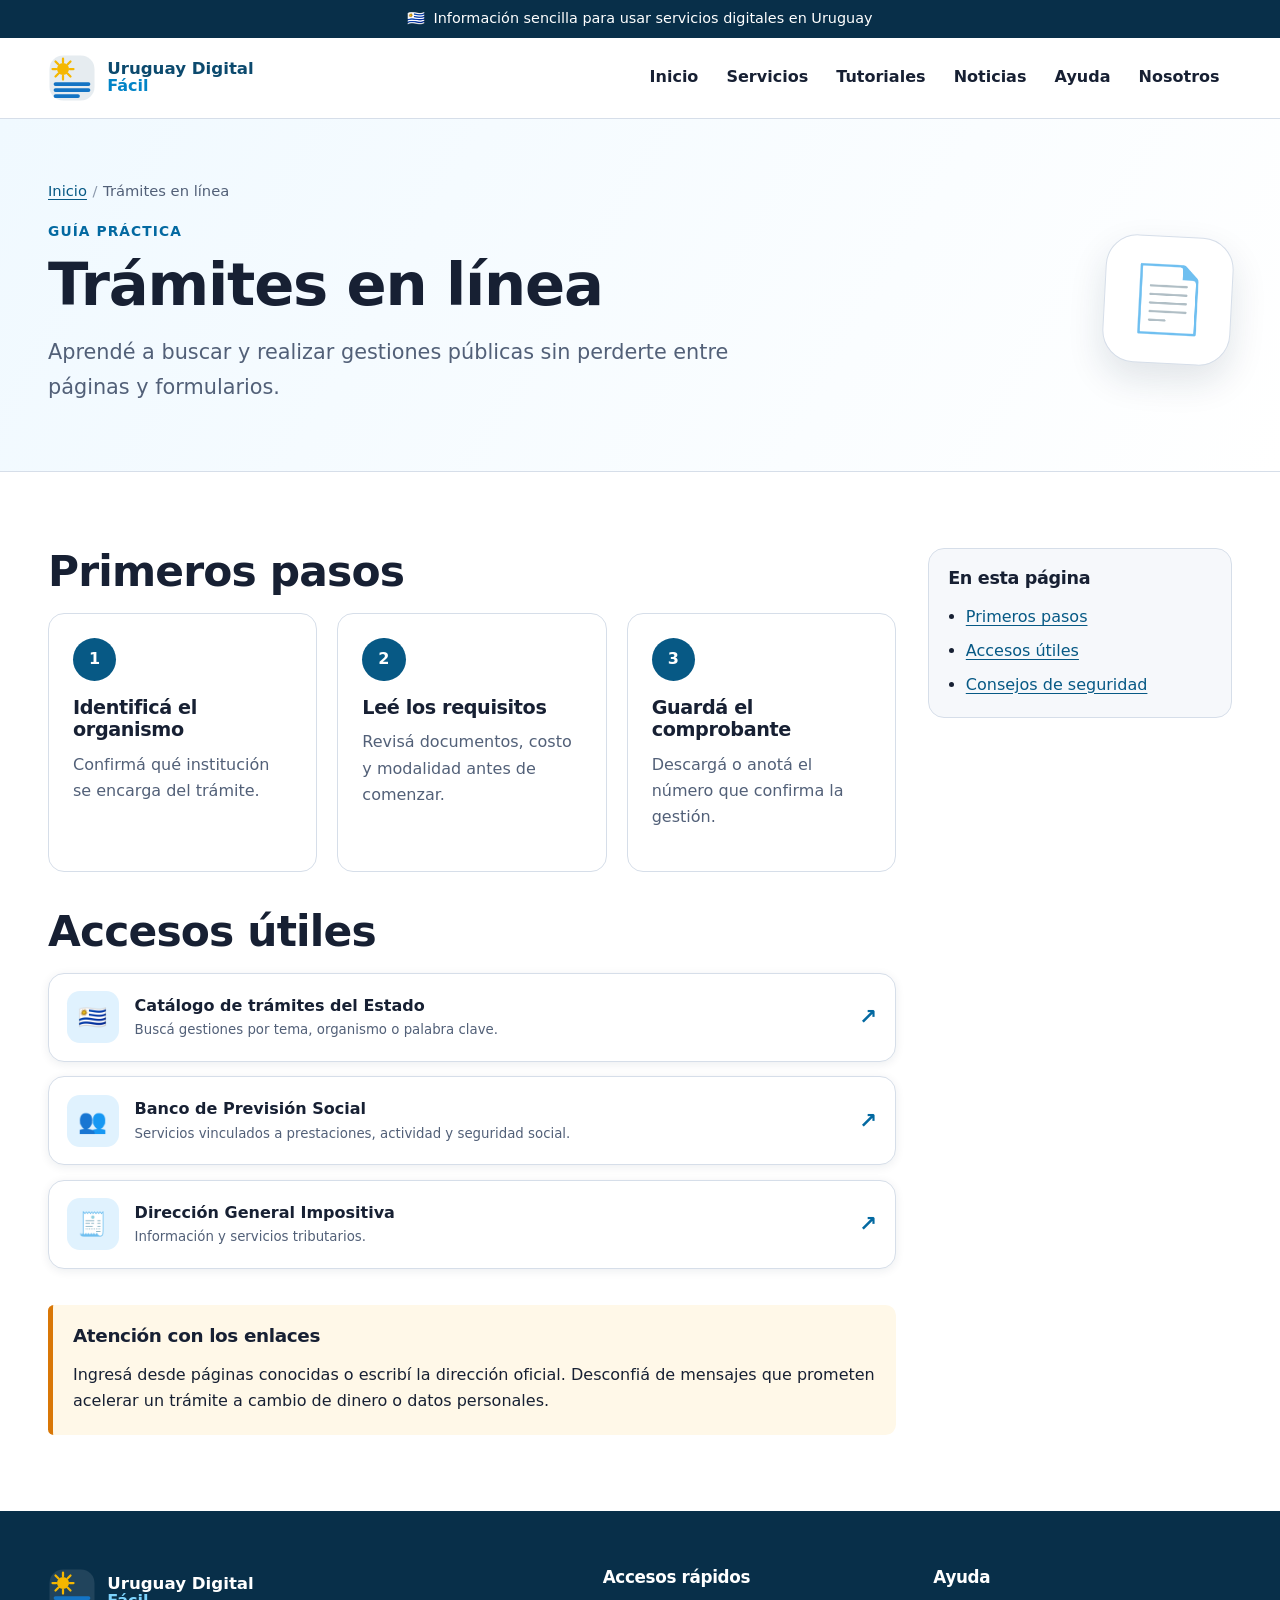
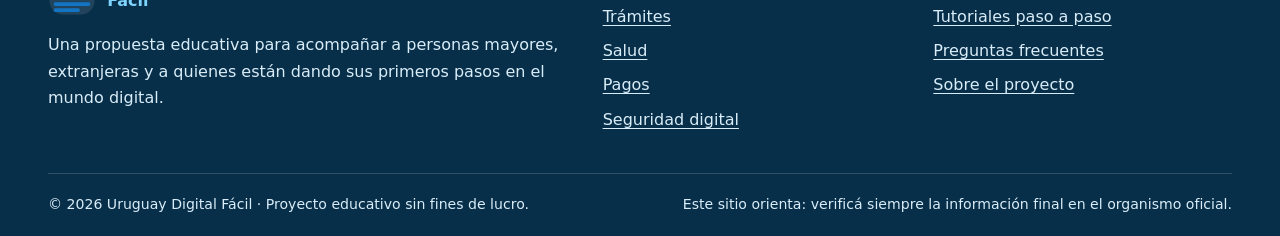
<file: uruguay-digital-facil/pages/tramites.html>
<!doctype html>
<html lang="es-UY">
<head>
  <meta charset="utf-8">
  <meta name="viewport" content="width=device-width, initial-scale=1">
  <meta name="theme-color" content="#075985">
  <meta name="color-scheme" content="light">
  <title>Trámites en línea | Uruguay Digital Fácil</title>
  <meta name="description" content="Guía para realizar trámites digitales en Uruguay.">
  <link rel="stylesheet" href="../css/styles.css">
</head>
<body>
  <a class="skip-link" href="#contenido-principal">Saltar al contenido principal</a>
  <div class="topbar" aria-label="Mensaje del sitio">
    <div class="container topbar__inner">
      <span aria-hidden="true">🇺🇾</span>
      <p>Información sencilla para usar servicios digitales en Uruguay</p>
    </div>
  </div>
  <header class="site-header">
    <div class="container site-header__inner">
      <a class="brand" href="../index.html" aria-label="Uruguay Digital Fácil, ir al inicio">
        <svg class="brand__mark" viewBox="0 0 64 64" aria-hidden="true" focusable="false">
  <rect x="2" y="2" width="60" height="60" rx="18" fill="currentColor" opacity=".10"/>
  <circle cx="20" cy="20" r="8" fill="#f5b700"/>
  <path d="M20 6v5M20 29v5M6 20h5M29 20h5M10 10l4 4M26 26l4 4M30 10l-4 4M14 26l-4 4" stroke="#f5b700" stroke-width="3" stroke-linecap="round"/>
  <path d="M10 40h44M10 48h44M10 56h30" stroke="#1474c4" stroke-width="5" stroke-linecap="round"/>
</svg>
        <span class="brand__text"><strong>Uruguay Digital</strong><span>Fácil</span></span>
      </a>
      <nav class="main-nav" aria-label="Navegación principal">
        <ul class="main-nav__list"><li><a href="../index.html">Inicio</a></li><li><a href="servicios.html">Servicios</a></li><li><a href="tutoriales.html">Tutoriales</a></li><li><a href="noticias.html">Noticias</a></li><li><a href="ayuda.html">Ayuda</a></li><li><a href="nosotros.html">Nosotros</a></li></ul>
      </nav>
      <details class="mobile-menu">
        <summary aria-label="Abrir menú de navegación"><span aria-hidden="true">☰</span> Menú</summary>
        <nav aria-label="Navegación móvil"><ul class="mobile-nav__list"><li><a href="../index.html">Inicio</a></li><li><a href="servicios.html">Servicios</a></li><li><a href="tutoriales.html">Tutoriales</a></li><li><a href="noticias.html">Noticias</a></li><li><a href="ayuda.html">Ayuda</a></li><li><a href="nosotros.html">Nosotros</a></li></ul></nav>
      </details>
    </div>
  </header>
<main id="contenido-principal">
    <section class="page-hero">
      <div class="container page-hero__grid">
        <div>
          <nav class="breadcrumbs" aria-label="Migas de pan"><ol><li><a href="../index.html">Inicio</a></li><li aria-current="page">Trámites en línea</li></ol></nav>
          <p class="eyebrow">Guía práctica</p>
          <h1>Trámites en línea</h1>
          <p class="lead">Aprendé a buscar y realizar gestiones públicas sin perderte entre páginas y formularios.</p>
        </div>
        <div class="page-hero__icon" aria-hidden="true">📄</div>
      </div>
    </section>
<section class="section"><div class="container content-grid"><div class="content-main">
<section id="primeros-pasos"><h2>Primeros pasos</h2><div class="steps"><article class="step"><h3>Identificá el organismo</h3><p>Confirmá qué institución se encarga del trámite.</p></article><article class="step"><h3>Leé los requisitos</h3><p>Revisá documentos, costo y modalidad antes de comenzar.</p></article><article class="step"><h3>Guardá el comprobante</h3><p>Descargá o anotá el número que confirma la gestión.</p></article></div></section>
<section id="accesos"><h2>Accesos útiles</h2><div class="action-list">
<a class="action-item" href="https://www.gub.uy/tramites/" target="_blank" rel="noopener"><span class="action-item__icon" aria-hidden="true">🇺🇾</span><span><strong>Catálogo de trámites del Estado</strong><small>Buscá gestiones por tema, organismo o palabra clave.</small></span><span class="action-item__arrow" aria-hidden="true">↗</span></a>
<a class="action-item" href="https://www.bps.gub.uy/" target="_blank" rel="noopener"><span class="action-item__icon" aria-hidden="true">👥</span><span><strong>Banco de Previsión Social</strong><small>Servicios vinculados a prestaciones, actividad y seguridad social.</small></span><span class="action-item__arrow" aria-hidden="true">↗</span></a>
<a class="action-item" href="https://www.dgi.gub.uy/" target="_blank" rel="noopener"><span class="action-item__icon" aria-hidden="true">🧾</span><span><strong>Dirección General Impositiva</strong><small>Información y servicios tributarios.</small></span><span class="action-item__arrow" aria-hidden="true">↗</span></a>
</div></section>
<section id="consejos"><div class="info-box info-box--warning"><h2>Atención con los enlaces</h2><p>Ingresá desde páginas conocidas o escribí la dirección oficial. Desconfiá de mensajes que prometen acelerar un trámite a cambio de dinero o datos personales.</p></div></section>
</div><aside class="sidebar"><h2>En esta página</h2><ul><li><a href="#primeros-pasos">Primeros pasos</a></li><li><a href="#accesos">Accesos útiles</a></li><li><a href="#consejos">Consejos de seguridad</a></li></ul></aside></div></section></main>
  <footer class="site-footer">
    <div class="container footer-grid">
      <div>
        <a class="brand brand--footer" href="../index.html">
          <svg class="brand__mark" viewBox="0 0 64 64" aria-hidden="true" focusable="false">
  <rect x="2" y="2" width="60" height="60" rx="18" fill="currentColor" opacity=".10"/>
  <circle cx="20" cy="20" r="8" fill="#f5b700"/>
  <path d="M20 6v5M20 29v5M6 20h5M29 20h5M10 10l4 4M26 26l4 4M30 10l-4 4M14 26l-4 4" stroke="#f5b700" stroke-width="3" stroke-linecap="round"/>
  <path d="M10 40h44M10 48h44M10 56h30" stroke="#1474c4" stroke-width="5" stroke-linecap="round"/>
</svg>
          <span class="brand__text"><strong>Uruguay Digital</strong><span>Fácil</span></span>
        </a>
        <p>Una propuesta educativa para acompañar a personas mayores, extranjeras y a quienes están dando sus primeros pasos en el mundo digital.</p>
      </div>
      <div>
        <h2>Accesos rápidos</h2>
        <ul class="footer-links">
          <li><a href="tramites.html">Trámites</a></li>
          <li><a href="salud.html">Salud</a></li>
          <li><a href="pagos.html">Pagos</a></li>
          <li><a href="seguridad.html">Seguridad digital</a></li>
        </ul>
      </div>
      <div>
        <h2>Ayuda</h2>
        <ul class="footer-links">
          <li><a href="tutoriales.html">Tutoriales paso a paso</a></li>
          <li><a href="ayuda.html#preguntas">Preguntas frecuentes</a></li>
          <li><a href="nosotros.html">Sobre el proyecto</a></li>
        </ul>
      </div>
    </div>
    <div class="container footer-bottom">
      <p>© 2026 Uruguay Digital Fácil · Proyecto educativo sin fines de lucro.</p>
      <p>Este sitio orienta: verificá siempre la información final en el organismo oficial.</p>
    </div>
  </footer>
</body>
</html>
</file>
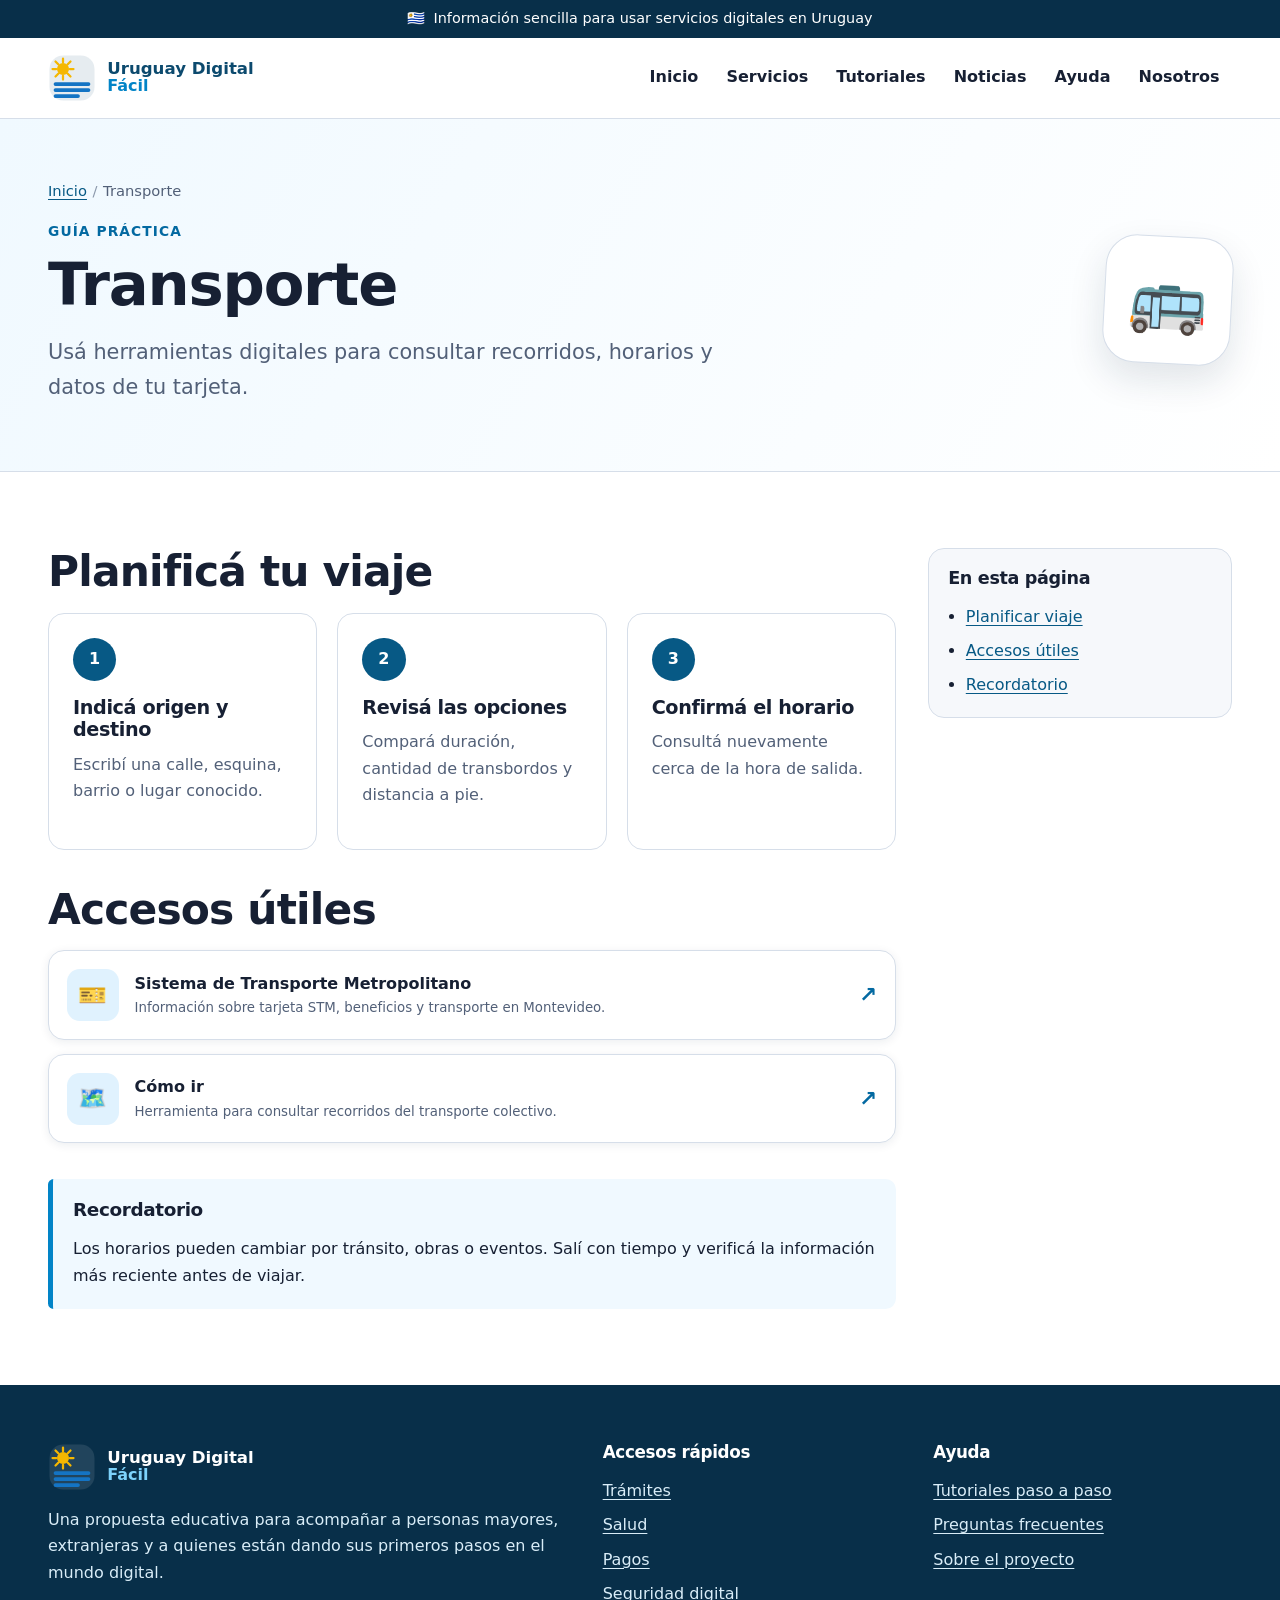
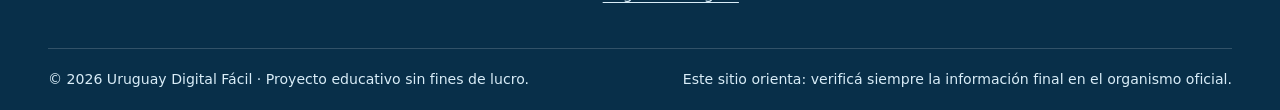
<file: uruguay-digital-facil/pages/transporte.html>
<!doctype html>
<html lang="es-UY">
<head>
  <meta charset="utf-8">
  <meta name="viewport" content="width=device-width, initial-scale=1">
  <meta name="theme-color" content="#075985">
  <meta name="color-scheme" content="light">
  <title>Transporte | Uruguay Digital Fácil</title>
  <meta name="description" content="Ayuda para usar herramientas digitales de transporte en Uruguay.">
  <link rel="stylesheet" href="../css/styles.css">
</head>
<body>
  <a class="skip-link" href="#contenido-principal">Saltar al contenido principal</a>
  <div class="topbar" aria-label="Mensaje del sitio">
    <div class="container topbar__inner">
      <span aria-hidden="true">🇺🇾</span>
      <p>Información sencilla para usar servicios digitales en Uruguay</p>
    </div>
  </div>
  <header class="site-header">
    <div class="container site-header__inner">
      <a class="brand" href="../index.html" aria-label="Uruguay Digital Fácil, ir al inicio">
        <svg class="brand__mark" viewBox="0 0 64 64" aria-hidden="true" focusable="false">
  <rect x="2" y="2" width="60" height="60" rx="18" fill="currentColor" opacity=".10"/>
  <circle cx="20" cy="20" r="8" fill="#f5b700"/>
  <path d="M20 6v5M20 29v5M6 20h5M29 20h5M10 10l4 4M26 26l4 4M30 10l-4 4M14 26l-4 4" stroke="#f5b700" stroke-width="3" stroke-linecap="round"/>
  <path d="M10 40h44M10 48h44M10 56h30" stroke="#1474c4" stroke-width="5" stroke-linecap="round"/>
</svg>
        <span class="brand__text"><strong>Uruguay Digital</strong><span>Fácil</span></span>
      </a>
      <nav class="main-nav" aria-label="Navegación principal">
        <ul class="main-nav__list"><li><a href="../index.html">Inicio</a></li><li><a href="servicios.html">Servicios</a></li><li><a href="tutoriales.html">Tutoriales</a></li><li><a href="noticias.html">Noticias</a></li><li><a href="ayuda.html">Ayuda</a></li><li><a href="nosotros.html">Nosotros</a></li></ul>
      </nav>
      <details class="mobile-menu">
        <summary aria-label="Abrir menú de navegación"><span aria-hidden="true">☰</span> Menú</summary>
        <nav aria-label="Navegación móvil"><ul class="mobile-nav__list"><li><a href="../index.html">Inicio</a></li><li><a href="servicios.html">Servicios</a></li><li><a href="tutoriales.html">Tutoriales</a></li><li><a href="noticias.html">Noticias</a></li><li><a href="ayuda.html">Ayuda</a></li><li><a href="nosotros.html">Nosotros</a></li></ul></nav>
      </details>
    </div>
  </header>
<main id="contenido-principal">
    <section class="page-hero">
      <div class="container page-hero__grid">
        <div>
          <nav class="breadcrumbs" aria-label="Migas de pan"><ol><li><a href="../index.html">Inicio</a></li><li aria-current="page">Transporte</li></ol></nav>
          <p class="eyebrow">Guía práctica</p>
          <h1>Transporte</h1>
          <p class="lead">Usá herramientas digitales para consultar recorridos, horarios y datos de tu tarjeta.</p>
        </div>
        <div class="page-hero__icon" aria-hidden="true">🚌</div>
      </div>
    </section>
<section class="section"><div class="container content-grid"><div class="content-main">
<section id="planificar"><h2>Planificá tu viaje</h2><div class="steps"><article class="step"><h3>Indicá origen y destino</h3><p>Escribí una calle, esquina, barrio o lugar conocido.</p></article><article class="step"><h3>Revisá las opciones</h3><p>Compará duración, cantidad de transbordos y distancia a pie.</p></article><article class="step"><h3>Confirmá el horario</h3><p>Consultá nuevamente cerca de la hora de salida.</p></article></div></section>
<section id="accesos"><h2>Accesos útiles</h2><div class="action-list">
<a class="action-item" href="https://www.montevideo.gub.uy/areas-tematicas/sistema-de-transporte-metropolitano" target="_blank" rel="noopener"><span class="action-item__icon" aria-hidden="true">🎫</span><span><strong>Sistema de Transporte Metropolitano</strong><small>Información sobre tarjeta STM, beneficios y transporte en Montevideo.</small></span><span class="action-item__arrow" aria-hidden="true">↗</span></a>
<a class="action-item" href="https://www.montevideo.gub.uy/como-ir" target="_blank" rel="noopener"><span class="action-item__icon" aria-hidden="true">🗺️</span><span><strong>Cómo ir</strong><small>Herramienta para consultar recorridos del transporte colectivo.</small></span><span class="action-item__arrow" aria-hidden="true">↗</span></a>
</div></section>
<section id="consejos"><div class="info-box"><h2>Recordatorio</h2><p>Los horarios pueden cambiar por tránsito, obras o eventos. Salí con tiempo y verificá la información más reciente antes de viajar.</p></div></section>
</div><aside class="sidebar"><h2>En esta página</h2><ul><li><a href="#planificar">Planificar viaje</a></li><li><a href="#accesos">Accesos útiles</a></li><li><a href="#consejos">Recordatorio</a></li></ul></aside></div></section></main>
  <footer class="site-footer">
    <div class="container footer-grid">
      <div>
        <a class="brand brand--footer" href="../index.html">
          <svg class="brand__mark" viewBox="0 0 64 64" aria-hidden="true" focusable="false">
  <rect x="2" y="2" width="60" height="60" rx="18" fill="currentColor" opacity=".10"/>
  <circle cx="20" cy="20" r="8" fill="#f5b700"/>
  <path d="M20 6v5M20 29v5M6 20h5M29 20h5M10 10l4 4M26 26l4 4M30 10l-4 4M14 26l-4 4" stroke="#f5b700" stroke-width="3" stroke-linecap="round"/>
  <path d="M10 40h44M10 48h44M10 56h30" stroke="#1474c4" stroke-width="5" stroke-linecap="round"/>
</svg>
          <span class="brand__text"><strong>Uruguay Digital</strong><span>Fácil</span></span>
        </a>
        <p>Una propuesta educativa para acompañar a personas mayores, extranjeras y a quienes están dando sus primeros pasos en el mundo digital.</p>
      </div>
      <div>
        <h2>Accesos rápidos</h2>
        <ul class="footer-links">
          <li><a href="tramites.html">Trámites</a></li>
          <li><a href="salud.html">Salud</a></li>
          <li><a href="pagos.html">Pagos</a></li>
          <li><a href="seguridad.html">Seguridad digital</a></li>
        </ul>
      </div>
      <div>
        <h2>Ayuda</h2>
        <ul class="footer-links">
          <li><a href="tutoriales.html">Tutoriales paso a paso</a></li>
          <li><a href="ayuda.html#preguntas">Preguntas frecuentes</a></li>
          <li><a href="nosotros.html">Sobre el proyecto</a></li>
        </ul>
      </div>
    </div>
    <div class="container footer-bottom">
      <p>© 2026 Uruguay Digital Fácil · Proyecto educativo sin fines de lucro.</p>
      <p>Este sitio orienta: verificá siempre la información final en el organismo oficial.</p>
    </div>
  </footer>
</body>
</html>
</file>
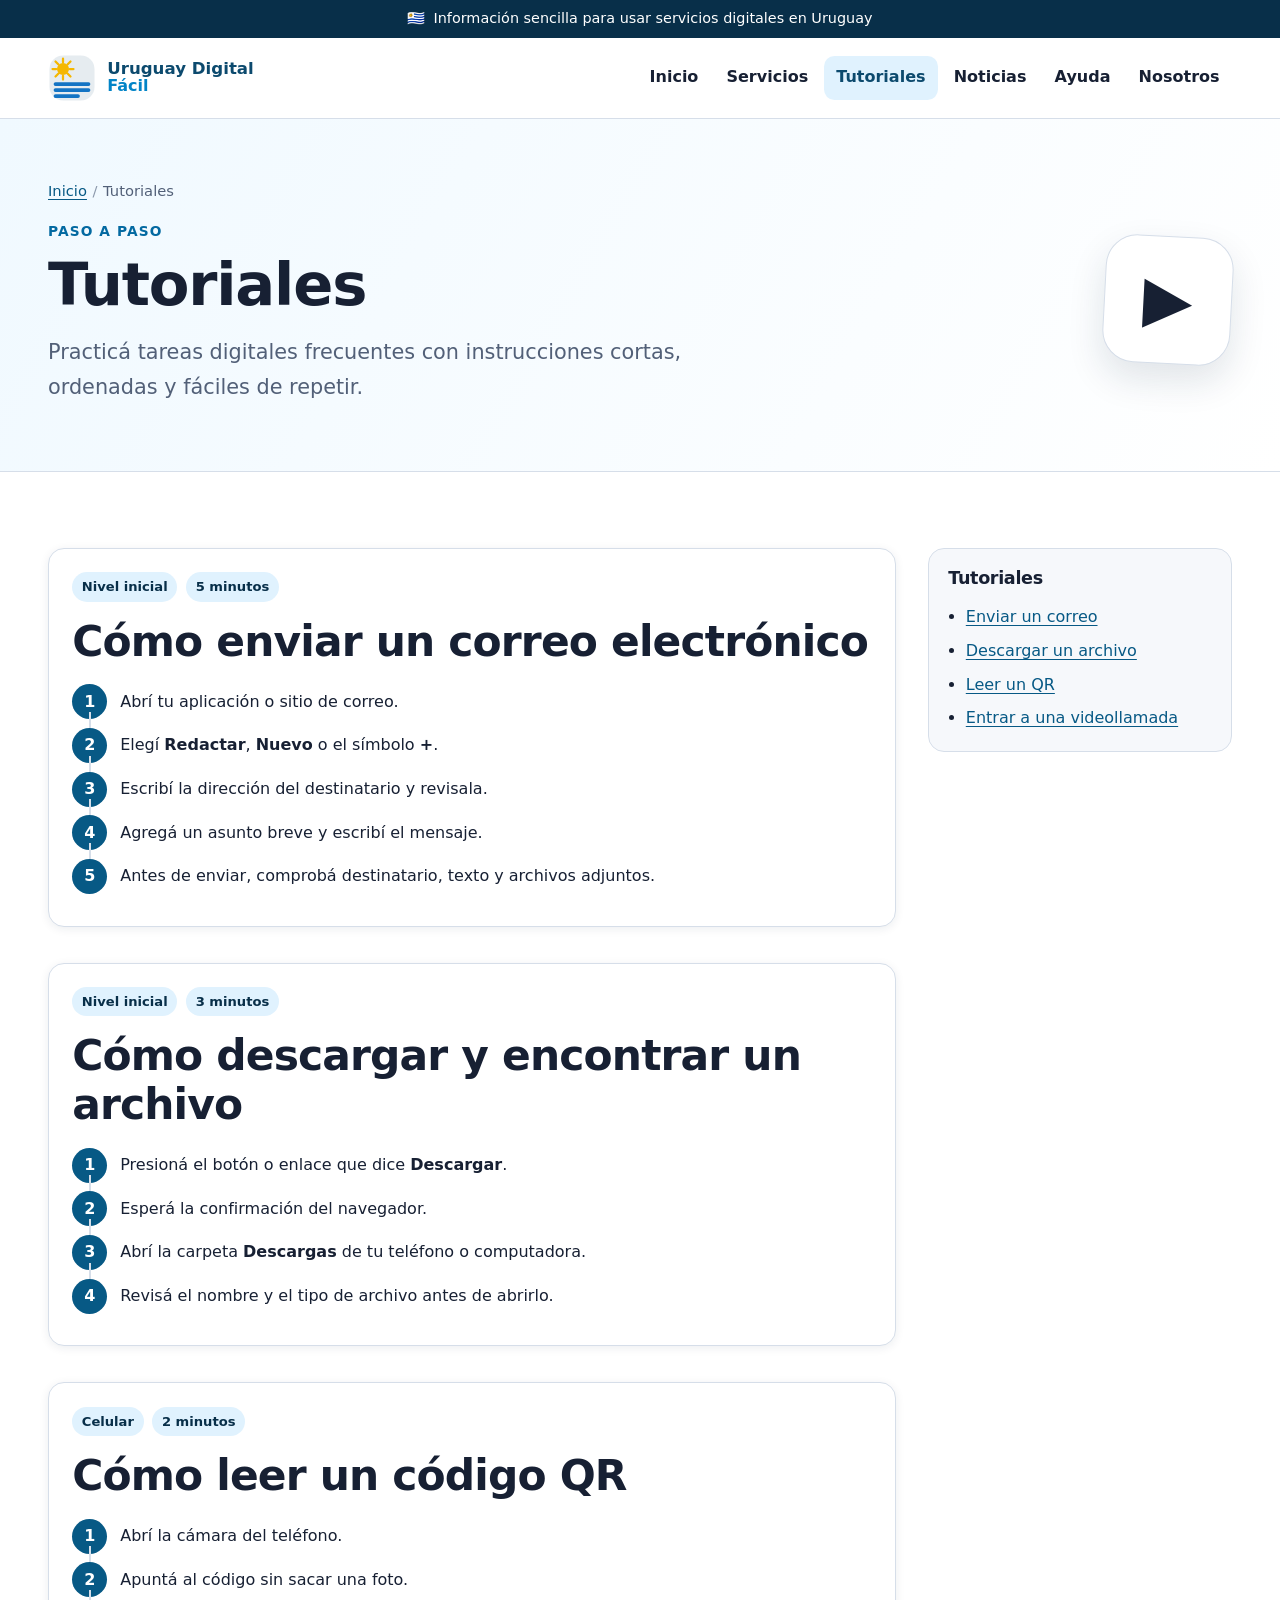
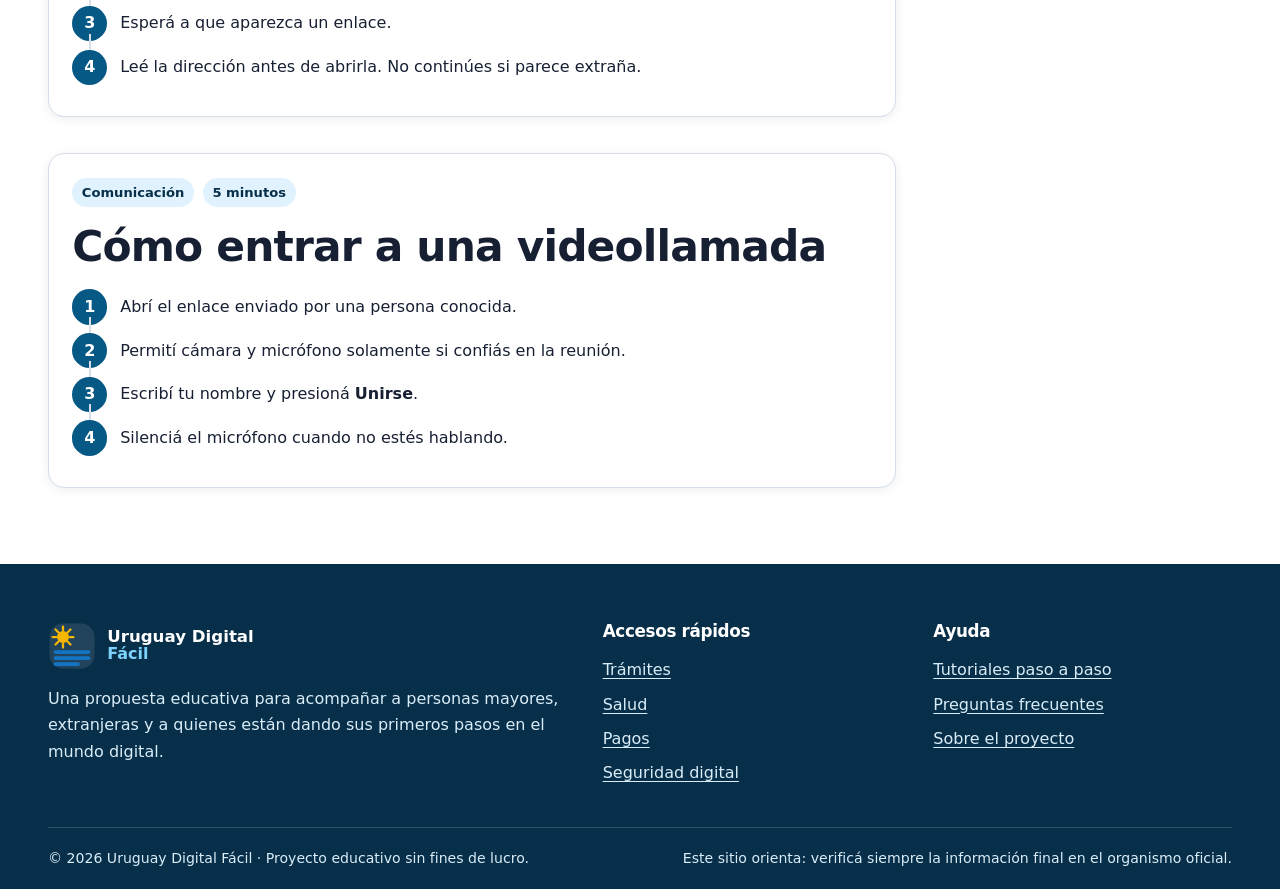
<file: uruguay-digital-facil/pages/tutoriales.html>
<!doctype html>
<html lang="es-UY">
<head>
  <meta charset="utf-8">
  <meta name="viewport" content="width=device-width, initial-scale=1">
  <meta name="theme-color" content="#075985">
  <meta name="color-scheme" content="light">
  <title>Tutoriales | Uruguay Digital Fácil</title>
  <meta name="description" content="Tutoriales digitales paso a paso para principiantes.">
  <link rel="stylesheet" href="../css/styles.css">
</head>
<body>
  <a class="skip-link" href="#contenido-principal">Saltar al contenido principal</a>
  <div class="topbar" aria-label="Mensaje del sitio">
    <div class="container topbar__inner">
      <span aria-hidden="true">🇺🇾</span>
      <p>Información sencilla para usar servicios digitales en Uruguay</p>
    </div>
  </div>
  <header class="site-header">
    <div class="container site-header__inner">
      <a class="brand" href="../index.html" aria-label="Uruguay Digital Fácil, ir al inicio">
        <svg class="brand__mark" viewBox="0 0 64 64" aria-hidden="true" focusable="false">
  <rect x="2" y="2" width="60" height="60" rx="18" fill="currentColor" opacity=".10"/>
  <circle cx="20" cy="20" r="8" fill="#f5b700"/>
  <path d="M20 6v5M20 29v5M6 20h5M29 20h5M10 10l4 4M26 26l4 4M30 10l-4 4M14 26l-4 4" stroke="#f5b700" stroke-width="3" stroke-linecap="round"/>
  <path d="M10 40h44M10 48h44M10 56h30" stroke="#1474c4" stroke-width="5" stroke-linecap="round"/>
</svg>
        <span class="brand__text"><strong>Uruguay Digital</strong><span>Fácil</span></span>
      </a>
      <nav class="main-nav" aria-label="Navegación principal">
        <ul class="main-nav__list"><li><a href="../index.html">Inicio</a></li><li><a href="servicios.html">Servicios</a></li><li><a href="tutoriales.html" aria-current="page">Tutoriales</a></li><li><a href="noticias.html">Noticias</a></li><li><a href="ayuda.html">Ayuda</a></li><li><a href="nosotros.html">Nosotros</a></li></ul>
      </nav>
      <details class="mobile-menu">
        <summary aria-label="Abrir menú de navegación"><span aria-hidden="true">☰</span> Menú</summary>
        <nav aria-label="Navegación móvil"><ul class="mobile-nav__list"><li><a href="../index.html">Inicio</a></li><li><a href="servicios.html">Servicios</a></li><li><a href="tutoriales.html" aria-current="page">Tutoriales</a></li><li><a href="noticias.html">Noticias</a></li><li><a href="ayuda.html">Ayuda</a></li><li><a href="nosotros.html">Nosotros</a></li></ul></nav>
      </details>
    </div>
  </header>
<main id="contenido-principal">
    <section class="page-hero">
      <div class="container page-hero__grid">
        <div>
          <nav class="breadcrumbs" aria-label="Migas de pan"><ol><li><a href="../index.html">Inicio</a></li><li aria-current="page">Tutoriales</li></ol></nav>
          <p class="eyebrow">Paso a paso</p>
          <h1>Tutoriales</h1>
          <p class="lead">Practicá tareas digitales frecuentes con instrucciones cortas, ordenadas y fáciles de repetir.</p>
        </div>
        <div class="page-hero__icon" aria-hidden="true">▶️</div>
      </div>
    </section>
<section class="section"><div class="container content-grid"><div class="content-main">
<article class="tutorial" id="correo"><div class="tutorial__meta"><span class="tag">Nivel inicial</span><span class="tag">5 minutos</span></div><h2>Cómo enviar un correo electrónico</h2><ol class="numbered"><li>Abrí tu aplicación o sitio de correo.</li><li>Elegí <strong>Redactar</strong>, <strong>Nuevo</strong> o el símbolo <strong>+</strong>.</li><li>Escribí la dirección del destinatario y revisala.</li><li>Agregá un asunto breve y escribí el mensaje.</li><li>Antes de enviar, comprobá destinatario, texto y archivos adjuntos.</li></ol></article>
<article class="tutorial" id="archivo"><div class="tutorial__meta"><span class="tag">Nivel inicial</span><span class="tag">3 minutos</span></div><h2>Cómo descargar y encontrar un archivo</h2><ol class="numbered"><li>Presioná el botón o enlace que dice <strong>Descargar</strong>.</li><li>Esperá la confirmación del navegador.</li><li>Abrí la carpeta <strong>Descargas</strong> de tu teléfono o computadora.</li><li>Revisá el nombre y el tipo de archivo antes de abrirlo.</li></ol></article>
<article class="tutorial" id="qr"><div class="tutorial__meta"><span class="tag">Celular</span><span class="tag">2 minutos</span></div><h2>Cómo leer un código QR</h2><ol class="numbered"><li>Abrí la cámara del teléfono.</li><li>Apuntá al código sin sacar una foto.</li><li>Esperá a que aparezca un enlace.</li><li>Leé la dirección antes de abrirla. No continúes si parece extraña.</li></ol></article>
<article class="tutorial" id="videollamada"><div class="tutorial__meta"><span class="tag">Comunicación</span><span class="tag">5 minutos</span></div><h2>Cómo entrar a una videollamada</h2><ol class="numbered"><li>Abrí el enlace enviado por una persona conocida.</li><li>Permití cámara y micrófono solamente si confiás en la reunión.</li><li>Escribí tu nombre y presioná <strong>Unirse</strong>.</li><li>Silenciá el micrófono cuando no estés hablando.</li></ol></article>
</div><aside class="sidebar"><h2>Tutoriales</h2><ul><li><a href="#correo">Enviar un correo</a></li><li><a href="#archivo">Descargar un archivo</a></li><li><a href="#qr">Leer un QR</a></li><li><a href="#videollamada">Entrar a una videollamada</a></li></ul></aside></div></section></main>
  <footer class="site-footer">
    <div class="container footer-grid">
      <div>
        <a class="brand brand--footer" href="../index.html">
          <svg class="brand__mark" viewBox="0 0 64 64" aria-hidden="true" focusable="false">
  <rect x="2" y="2" width="60" height="60" rx="18" fill="currentColor" opacity=".10"/>
  <circle cx="20" cy="20" r="8" fill="#f5b700"/>
  <path d="M20 6v5M20 29v5M6 20h5M29 20h5M10 10l4 4M26 26l4 4M30 10l-4 4M14 26l-4 4" stroke="#f5b700" stroke-width="3" stroke-linecap="round"/>
  <path d="M10 40h44M10 48h44M10 56h30" stroke="#1474c4" stroke-width="5" stroke-linecap="round"/>
</svg>
          <span class="brand__text"><strong>Uruguay Digital</strong><span>Fácil</span></span>
        </a>
        <p>Una propuesta educativa para acompañar a personas mayores, extranjeras y a quienes están dando sus primeros pasos en el mundo digital.</p>
      </div>
      <div>
        <h2>Accesos rápidos</h2>
        <ul class="footer-links">
          <li><a href="tramites.html">Trámites</a></li>
          <li><a href="salud.html">Salud</a></li>
          <li><a href="pagos.html">Pagos</a></li>
          <li><a href="seguridad.html">Seguridad digital</a></li>
        </ul>
      </div>
      <div>
        <h2>Ayuda</h2>
        <ul class="footer-links">
          <li><a href="tutoriales.html">Tutoriales paso a paso</a></li>
          <li><a href="ayuda.html#preguntas">Preguntas frecuentes</a></li>
          <li><a href="nosotros.html">Sobre el proyecto</a></li>
        </ul>
      </div>
    </div>
    <div class="container footer-bottom">
      <p>© 2026 Uruguay Digital Fácil · Proyecto educativo sin fines de lucro.</p>
      <p>Este sitio orienta: verificá siempre la información final en el organismo oficial.</p>
    </div>
  </footer>
</body>
</html>
</file>
<file: uruguay-digital-facil/css/styles.css>
/* =========================================================
   Uruguay Digital Fácil
   Hoja de estilos principal
   ========================================================= */

:root {
  --blue-950: #082f49;
  --blue-900: #0c4a6e;
  --blue-800: #075985;
  --blue-700: #0369a1;
  --blue-600: #0284c7;
  --blue-100: #e0f2fe;
  --blue-50: #f0f9ff;
  --gold: #f5b700;
  --green-700: #137547;
  --green-100: #dcfce7;
  --red-700: #b42318;
  --red-100: #fee4e2;
  --ink: #172033;
  --muted: #526078;
  --line: #d6dee9;
  --surface: #ffffff;
  --surface-soft: #f6f8fb;
  --shadow-sm: 0 2px 10px rgba(15, 39, 65, .08);
  --shadow-md: 0 16px 36px rgba(15, 39, 65, .12);
  --radius-sm: .65rem;
  --radius-md: 1rem;
  --radius-lg: 1.5rem;
  --container: 74rem;
}

*, *::before, *::after { box-sizing: border-box; }
html { scroll-behavior: smooth; }
body {
  margin: 0;
  background: var(--surface);
  color: var(--ink);
  font-family: system-ui, -apple-system, BlinkMacSystemFont, "Segoe UI", sans-serif;
  font-size: 1rem;
  line-height: 1.65;
  text-rendering: optimizeLegibility;
}
img, svg { display: block; max-width: 100%; }
a { color: var(--blue-800); text-underline-offset: .18em; }
a:hover { color: var(--blue-950); }
button, input, select, textarea { font: inherit; }
button, a { -webkit-tap-highlight-color: transparent; }
:focus-visible { outline: 4px solid var(--gold); outline-offset: 3px; border-radius: .25rem; }

.container { width: min(calc(100% - 2rem), var(--container)); margin-inline: auto; }
.section { padding: 4.75rem 0; }
.section--soft { background: var(--surface-soft); }
.section--blue { background: linear-gradient(135deg, var(--blue-950), var(--blue-800)); color: #fff; }
.section-header { max-width: 47rem; margin-bottom: 2rem; }
.section-header--center { margin-inline: auto; text-align: center; }
.eyebrow { margin: 0 0 .55rem; color: var(--blue-700); font-size: .86rem; font-weight: 800; letter-spacing: .08em; text-transform: uppercase; }
.section--blue .eyebrow { color: #bae6fd; }
h1, h2, h3 { line-height: 1.15; letter-spacing: -.02em; }
h1 { margin: 0 0 1rem; font-size: clamp(2.15rem, 6vw, 4.4rem); }
h2 { margin: 0 0 1rem; font-size: clamp(1.7rem, 3.5vw, 2.65rem); }
h3 { margin: 0 0 .65rem; font-size: 1.2rem; }
p { margin: 0 0 1rem; }
.lead { max-width: 43rem; color: var(--muted); font-size: clamp(1.08rem, 2.2vw, 1.3rem); }
.section--blue .lead { color: #e0f2fe; }
.muted { color: var(--muted); }

.skip-link {
  position: fixed; z-index: 9999; top: .75rem; left: .75rem;
  padding: .85rem 1rem; background: #fff; color: var(--blue-950);
  font-weight: 800; border: 3px solid var(--blue-950); border-radius: .5rem;
  transform: translateY(-180%); transition: transform .15s ease;
}
.skip-link:focus { transform: translateY(0); }

.topbar { background: var(--blue-950); color: #fff; font-size: .9rem; }
.topbar__inner { min-height: 2.35rem; display: flex; align-items: center; justify-content: center; gap: .5rem; text-align: center; }
.topbar p { margin: 0; }
.site-header { position: sticky; z-index: 100; top: 0; background: rgba(255,255,255,.97); border-bottom: 1px solid var(--line); backdrop-filter: blur(12px); }
.site-header__inner { min-height: 5rem; display: flex; align-items: center; justify-content: space-between; gap: 1rem; }
.brand { display: inline-flex; align-items: center; gap: .7rem; color: var(--blue-900); text-decoration: none; }
.brand__mark { width: 3rem; height: 3rem; flex: 0 0 auto; }
.brand__text { display: grid; line-height: 1.02; }
.brand__text strong { font-size: 1.04rem; }
.brand__text span { color: var(--blue-600); font-weight: 800; }
.main-nav__list, .mobile-nav__list, .footer-links { margin: 0; padding: 0; list-style: none; }
.main-nav__list { display: flex; align-items: center; gap: .2rem; }
.main-nav a { display: inline-flex; min-height: 2.75rem; align-items: center; padding: .55rem .78rem; border-radius: .65rem; color: var(--ink); font-weight: 700; text-decoration: none; }
.main-nav a:hover, .main-nav a[aria-current="page"] { background: var(--blue-100); color: var(--blue-900); }
.mobile-menu { display: none; position: relative; }
.mobile-menu summary { list-style: none; cursor: pointer; padding: .68rem .85rem; border: 2px solid var(--blue-800); border-radius: .65rem; color: var(--blue-900); font-weight: 800; }
.mobile-menu summary::-webkit-details-marker { display: none; }
.mobile-menu nav { position: absolute; right: 0; top: calc(100% + .6rem); width: min(19rem, calc(100vw - 2rem)); padding: .7rem; background: #fff; border: 1px solid var(--line); border-radius: .9rem; box-shadow: var(--shadow-md); }
.mobile-nav__list a { display: block; padding: .75rem; border-radius: .55rem; color: var(--ink); font-weight: 700; text-decoration: none; }
.mobile-nav__list a:hover, .mobile-nav__list a[aria-current="page"] { background: var(--blue-100); color: var(--blue-900); }

.hero { position: relative; overflow: hidden; padding: 5.25rem 0 4.5rem; background: linear-gradient(125deg, var(--blue-50) 0%, #fff 58%, #fff9df 100%); }
.hero::after { content: ""; position: absolute; right: -10rem; top: -12rem; width: 32rem; height: 32rem; border: 5rem solid rgba(2,132,199,.07); border-radius: 50%; }
.hero__grid { position: relative; z-index: 1; display: grid; grid-template-columns: 1.08fr .92fr; align-items: center; gap: 3.5rem; }
.hero h1 span { color: var(--blue-700); }
.hero__actions { display: flex; flex-wrap: wrap; gap: .85rem; margin: 1.7rem 0 1.35rem; }
.hero__note { display: flex; align-items: flex-start; gap: .6rem; color: var(--muted); font-size: .95rem; }
.hero-visual { position: relative; min-height: 27rem; display: grid; place-items: center; }
.device-card { width: min(100%, 28rem); padding: 1.25rem; background: #fff; border: 1px solid var(--line); border-radius: 1.8rem; box-shadow: var(--shadow-md); transform: rotate(1.5deg); }
.device-card__top { display: flex; align-items: center; gap: .65rem; padding-bottom: 1rem; border-bottom: 1px solid var(--line); }
.device-card__top span:first-child { width: 2.55rem; height: 2.55rem; display: grid; place-items: center; border-radius: .8rem; background: var(--blue-100); font-size: 1.25rem; }
.device-card__top strong { display: block; }
.device-card__top small { color: var(--muted); }
.device-list { display: grid; gap: .8rem; margin-top: 1rem; }
.device-row { display: grid; grid-template-columns: 2.5rem 1fr auto; align-items: center; gap: .75rem; padding: .8rem; background: var(--surface-soft); border-radius: .8rem; }
.device-row__icon { width: 2.5rem; height: 2.5rem; display: grid; place-items: center; background: #fff; border-radius: .65rem; box-shadow: var(--shadow-sm); }
.device-row strong { display: block; font-size: .96rem; }
.device-row small { color: var(--muted); }
.device-row__arrow { color: var(--blue-700); font-weight: 900; }
.float-badge { position: absolute; display: flex; align-items: center; gap: .5rem; padding: .75rem .9rem; background: #fff; border: 1px solid var(--line); border-radius: 999px; box-shadow: var(--shadow-md); font-weight: 800; }
.float-badge--one { top: 1.4rem; right: -.7rem; }
.float-badge--two { bottom: 1.7rem; left: -.8rem; }

.btn { display: inline-flex; min-height: 3rem; align-items: center; justify-content: center; gap: .5rem; padding: .72rem 1.05rem; border: 2px solid transparent; border-radius: .72rem; font-weight: 800; text-decoration: none; transition: transform .15s ease, background .15s ease; }
.btn:hover { transform: translateY(-2px); }
.btn--primary { background: var(--blue-800); color: #fff; }
.btn--primary:hover { background: var(--blue-950); color: #fff; }
.btn--secondary { background: #fff; color: var(--blue-900); border-color: var(--blue-800); }
.btn--secondary:hover { background: var(--blue-50); color: var(--blue-950); }
.btn--light { background: #fff; color: var(--blue-950); }
.btn--light:hover { background: var(--blue-100); color: var(--blue-950); }
.btn--text { padding-inline: 0; color: var(--blue-800); }

.quick-panel { margin-top: -1.8rem; position: relative; z-index: 2; }
.quick-panel__inner { padding: 1.4rem; background: #fff; border: 1px solid var(--line); border-radius: var(--radius-lg); box-shadow: var(--shadow-md); }
.quick-panel h2 { font-size: 1.25rem; margin-bottom: 1rem; }
.quick-links { display: grid; grid-template-columns: repeat(4, 1fr); gap: .8rem; }
.quick-link { display: flex; align-items: center; gap: .65rem; min-height: 4rem; padding: .8rem; background: var(--surface-soft); border: 1px solid transparent; border-radius: .8rem; color: var(--ink); font-weight: 800; text-decoration: none; }
.quick-link:hover { border-color: var(--blue-600); background: var(--blue-50); color: var(--blue-950); }
.quick-link span { font-size: 1.35rem; }

.cards { display: grid; grid-template-columns: repeat(3, 1fr); gap: 1.15rem; }
.card { padding: 1.4rem; background: #fff; border: 1px solid var(--line); border-radius: var(--radius-md); box-shadow: var(--shadow-sm); }
.card--link { position: relative; display: flex; min-height: 15rem; flex-direction: column; color: var(--ink); text-decoration: none; transition: transform .18s ease, box-shadow .18s ease, border-color .18s ease; }
.card--link:hover { transform: translateY(-5px); border-color: #8bd2f5; box-shadow: var(--shadow-md); color: var(--ink); }
.card__icon { width: 3.5rem; height: 3.5rem; display: grid; place-items: center; margin-bottom: 1rem; background: var(--blue-100); border-radius: 1rem; font-size: 1.65rem; }
.card__arrow { margin-top: auto; padding-top: 1rem; color: var(--blue-800); font-weight: 900; }
.card p { color: var(--muted); }

.steps { display: grid; grid-template-columns: repeat(3, 1fr); gap: 1.25rem; counter-reset: steps; }
.step { position: relative; padding: 1.5rem; background: #fff; border: 1px solid var(--line); border-radius: var(--radius-md); counter-increment: steps; }
.step::before { content: counter(steps); width: 2.7rem; height: 2.7rem; display: grid; place-items: center; margin-bottom: 1rem; background: var(--blue-800); color: #fff; border-radius: 50%; font-weight: 900; }
.step p { color: var(--muted); }

.callout { display: grid; grid-template-columns: 1fr auto; align-items: center; gap: 2rem; padding: 2.2rem; background: linear-gradient(135deg, var(--blue-900), var(--blue-700)); color: #fff; border-radius: var(--radius-lg); box-shadow: var(--shadow-md); }
.callout h2 { margin-bottom: .5rem; }
.callout p { margin-bottom: 0; color: #e0f2fe; }

.page-hero { padding: 3.8rem 0 3.2rem; background: linear-gradient(120deg, var(--blue-50), #fff); border-bottom: 1px solid var(--line); }
.page-hero__grid { display: grid; grid-template-columns: 1fr auto; align-items: center; gap: 2rem; }
.page-hero h1 { font-size: clamp(2rem, 5vw, 3.7rem); }
.page-hero__icon { width: 8rem; height: 8rem; display: grid; place-items: center; background: #fff; border: 1px solid var(--line); border-radius: 2rem; box-shadow: var(--shadow-md); font-size: 4rem; transform: rotate(3deg); }
.breadcrumbs { margin-bottom: 1rem; color: var(--muted); font-size: .92rem; }
.breadcrumbs ol { display: flex; flex-wrap: wrap; gap: .35rem; margin: 0; padding: 0; list-style: none; }
.breadcrumbs li:not(:last-child)::after { content: "/"; margin-left: .35rem; color: #8c99ac; }
.breadcrumbs a { color: var(--blue-800); }

.content-grid { display: grid; grid-template-columns: minmax(0, 1fr) 19rem; gap: 2rem; align-items: start; }
.content-main > * + * { margin-top: 2.25rem; }
.sidebar { position: sticky; top: 6.25rem; padding: 1.2rem; background: var(--surface-soft); border: 1px solid var(--line); border-radius: var(--radius-md); }
.sidebar h2 { font-size: 1.1rem; }
.sidebar ul { margin: 0; padding-left: 1.1rem; }
.sidebar li + li { margin-top: .45rem; }

.info-box { padding: 1.25rem; border-left: 5px solid var(--blue-600); background: var(--blue-50); border-radius: .35rem var(--radius-sm) var(--radius-sm) .35rem; }
.info-box--warning { border-left-color: #d97706; background: #fff8e8; }
.info-box--danger { border-left-color: var(--red-700); background: var(--red-100); }
.info-box--success { border-left-color: var(--green-700); background: var(--green-100); }
.info-box h2, .info-box h3 { font-size: 1.15rem; }
.info-box p:last-child { margin-bottom: 0; }

.action-list { display: grid; gap: .9rem; }
.action-item { display: grid; grid-template-columns: 3.25rem 1fr auto; align-items: center; gap: 1rem; padding: 1.1rem; background: #fff; border: 1px solid var(--line); border-radius: var(--radius-md); color: var(--ink); text-decoration: none; box-shadow: var(--shadow-sm); }
.action-item:hover { border-color: var(--blue-600); box-shadow: var(--shadow-md); color: var(--ink); }
.action-item__icon { width: 3.25rem; height: 3.25rem; display: grid; place-items: center; background: var(--blue-100); border-radius: .8rem; font-size: 1.45rem; }
.action-item strong, .action-item small { display: block; }
.action-item small { color: var(--muted); }
.action-item__arrow { color: var(--blue-700); font-size: 1.35rem; font-weight: 900; }

.tutorial { padding: 1.45rem; border: 1px solid var(--line); border-radius: var(--radius-md); background: #fff; box-shadow: var(--shadow-sm); }
.tutorial__meta { display: flex; flex-wrap: wrap; gap: .55rem; margin-bottom: 1rem; }
.tag { display: inline-flex; align-items: center; min-height: 1.85rem; padding: .2rem .6rem; border-radius: 999px; background: var(--blue-100); color: var(--blue-950); font-size: .82rem; font-weight: 800; }
.numbered { margin: 1.1rem 0 0; padding: 0; list-style: none; counter-reset: numbered; }
.numbered li { position: relative; min-height: 2.4rem; padding: .28rem 0 .8rem 3rem; counter-increment: numbered; }
.numbered li::before { content: counter(numbered); position: absolute; left: 0; top: 0; width: 2.2rem; height: 2.2rem; display: grid; place-items: center; background: var(--blue-800); color: #fff; border-radius: 50%; font-weight: 900; }
.numbered li + li::after { content: ""; position: absolute; left: 1.07rem; top: -1rem; width: 2px; height: 1rem; background: var(--line); }

.faq { display: grid; gap: .75rem; }
.faq details { background: #fff; border: 1px solid var(--line); border-radius: var(--radius-sm); }
.faq summary { cursor: pointer; padding: 1rem 1.1rem; font-weight: 850; }
.faq details[open] summary { border-bottom: 1px solid var(--line); color: var(--blue-900); }
.faq details div { padding: 1rem 1.1rem; }
.faq details p:last-child { margin-bottom: 0; }

.news-list { display: grid; gap: 1rem; }
.news-card { padding: 1.3rem; border: 1px solid var(--line); border-radius: var(--radius-md); background: #fff; }
.news-card__meta { margin-bottom: .4rem; color: var(--blue-700); font-size: .85rem; font-weight: 800; text-transform: uppercase; letter-spacing: .06em; }
.news-card h2 { font-size: 1.35rem; }

.principles { display: grid; grid-template-columns: repeat(2, 1fr); gap: 1rem; }
.principle { padding: 1.35rem; border: 1px solid var(--line); border-radius: var(--radius-md); background: #fff; }
.principle span { display: inline-grid; width: 2.8rem; height: 2.8rem; place-items: center; margin-bottom: .8rem; border-radius: .75rem; background: var(--blue-100); font-size: 1.3rem; }

.check-list { margin: 1rem 0 0; padding: 0; list-style: none; }
.check-list li { position: relative; padding-left: 1.8rem; }
.check-list li + li { margin-top: .55rem; }
.check-list li::before { content: "✓"; position: absolute; left: 0; color: var(--green-700); font-weight: 900; }

.site-footer { padding-top: 3.6rem; background: var(--blue-950); color: #d9edf8; }
.footer-grid { display: grid; grid-template-columns: 1.4fr .8fr .8fr; gap: 2rem; padding-bottom: 2.5rem; }
.brand--footer { color: #fff; margin-bottom: 1rem; }
.brand--footer .brand__text span { color: #7dd3fc; }
.site-footer h2 { color: #fff; font-size: 1.05rem; }
.site-footer p { max-width: 38rem; }
.footer-links li + li { margin-top: .5rem; }
.footer-links a { color: #d9edf8; }
.footer-links a:hover { color: #fff; }
.footer-bottom { display: flex; justify-content: space-between; gap: 1rem; padding: 1.2rem 0; border-top: 1px solid rgba(255,255,255,.17); font-size: .88rem; }
.footer-bottom p { margin: 0; }

@media (max-width: 950px) {
  .main-nav { display: none; }
  .mobile-menu { display: block; }
  .hero__grid, .page-hero__grid { grid-template-columns: 1fr; }
  .hero-visual { min-height: 24rem; }
  .page-hero__icon { display: none; }
  .quick-links { grid-template-columns: repeat(2, 1fr); }
  .cards { grid-template-columns: repeat(2, 1fr); }
  .content-grid { grid-template-columns: 1fr; }
  .sidebar { position: static; }
  .footer-grid { grid-template-columns: 1fr 1fr; }
  .footer-grid > :first-child { grid-column: 1 / -1; }
}

@media (max-width: 650px) {
  .container { width: min(calc(100% - 1.25rem), var(--container)); }
  .section { padding: 3.4rem 0; }
  .topbar { font-size: .8rem; }
  .site-header__inner { min-height: 4.4rem; }
  .brand__mark { width: 2.65rem; height: 2.65rem; }
  .brand__text strong { font-size: .93rem; }
  .hero { padding: 3.6rem 0 3.4rem; }
  .hero__grid { gap: 2rem; }
  .hero-visual { min-height: 20rem; }
  .float-badge { font-size: .78rem; }
  .float-badge--one { right: 0; }
  .float-badge--two { left: 0; }
  .quick-links, .cards, .steps, .principles { grid-template-columns: 1fr; }
  .card--link { min-height: 12rem; }
  .callout { grid-template-columns: 1fr; padding: 1.5rem; }
  .action-item { grid-template-columns: 2.8rem 1fr; }
  .action-item__icon { width: 2.8rem; height: 2.8rem; }
  .action-item__arrow { display: none; }
  .footer-grid { grid-template-columns: 1fr; }
  .footer-grid > :first-child { grid-column: auto; }
  .footer-bottom { flex-direction: column; }
}

@media (prefers-reduced-motion: reduce) {
  *, *::before, *::after { scroll-behavior: auto !important; transition-duration: .01ms !important; animation-duration: .01ms !important; animation-iteration-count: 1 !important; }
}

@media print {
  .topbar, .site-header, .site-footer, .hero__actions, .sidebar, .quick-panel { display: none !important; }
  body { color: #000; background: #fff; font-size: 11pt; }
  .section, .page-hero { padding: 1.5rem 0; }
  .card, .tutorial, .news-card, .info-box { break-inside: avoid; box-shadow: none; }
  a { color: #000; text-decoration: underline; }
  a[href^="http"]::after { content: " (" attr(href) ")"; font-size: .8em; }
}
</file>
